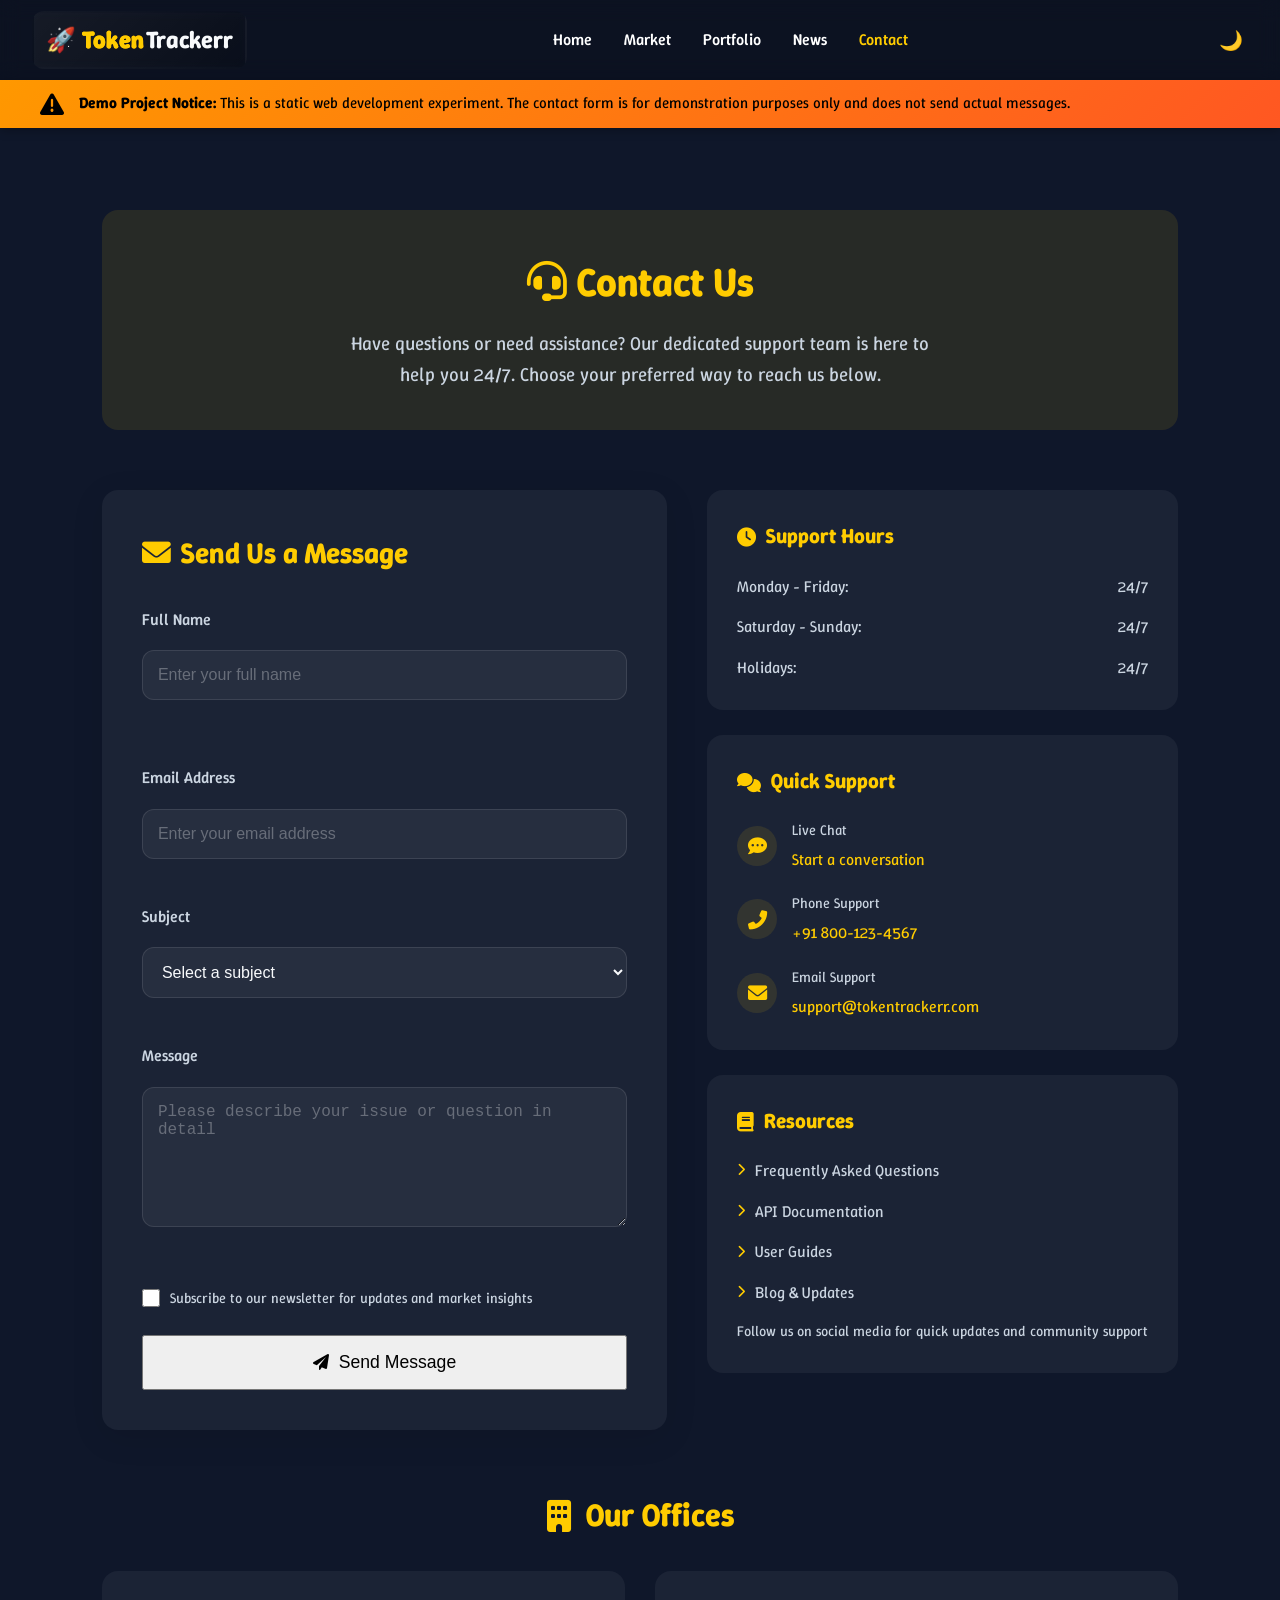
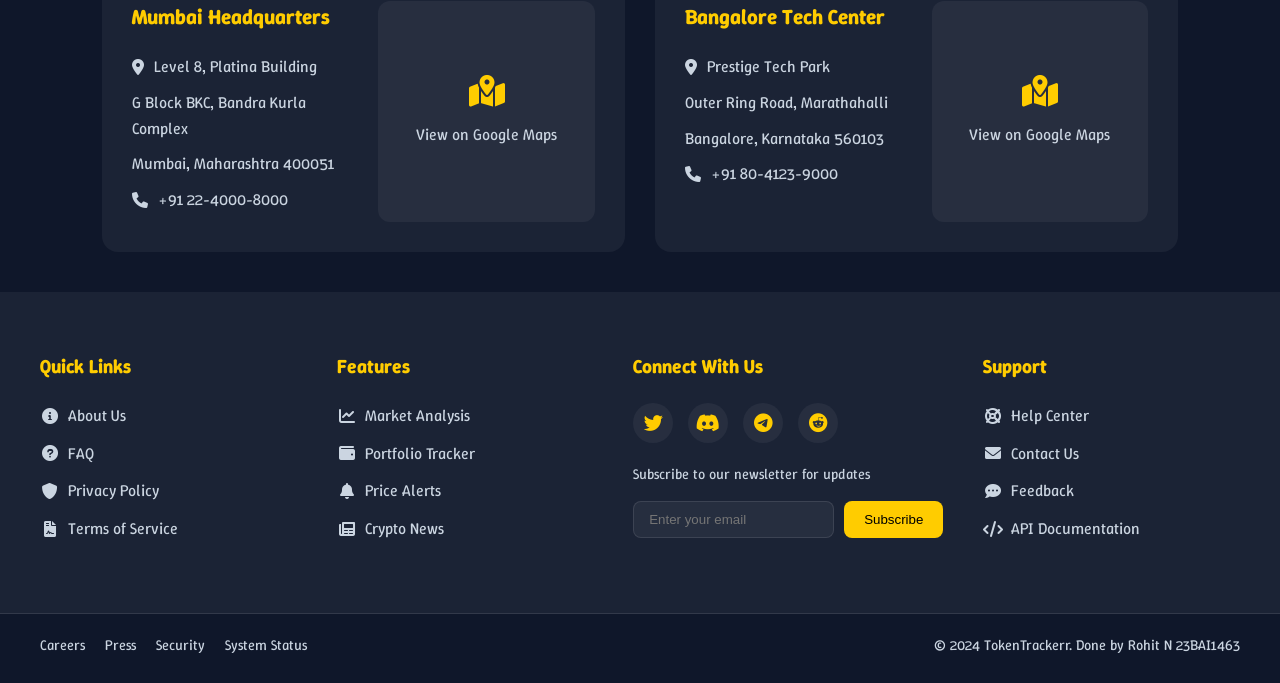
<file: contact.html>
<!DOCTYPE html>
<html lang="en">
<head>
    <meta charset="UTF-8">
    <meta name="viewport" content="width=device-width, initial-scale=1.0">
    <title>Contact Us - TokenTrackerr</title>
    <link rel="preconnect" href="https://fonts.googleapis.com">
    <link rel="preconnect" href="https://fonts.gstatic.com" crossorigin>
    <link href="https://fonts.googleapis.com/css2?family=Winky+Sans:ital,wght@0,300..900;1,300..900&display=swap" rel="stylesheet">
    <link rel="stylesheet" href="styles.css">
    <link rel="stylesheet" href="https://cdnjs.cloudflare.com/ajax/libs/font-awesome/6.0.0/css/all.min.css">
    <script defer src="contact.js"></script>
</head>
<body>
    <!-- Navbar -->
    <header class="navbar">
        <div class="logo"><span class="rocket-icon">🚀</span> <span class="token-text">Token</span><span class="tracker-text">Trackerr</span></div>
        <nav>
            <ul>
                <li><a href="index.html">Home</a></li>
                <li><a href="market.html">Market</a></li>
                <li><a href="portfolio.html">Portfolio</a></li>
                <li><a href="news.html">News</a></li>
                <li><a href="contact.html" class="active">Contact</a></li>
            </ul>
        </nav>
        <div class="user-controls">
            <button id="darkModeToggle">🌙</button>
        </div>
    </header>

    <!-- Disclaimer Banner -->
    <div class="disclaimer-banner">
        <div class="disclaimer-content">
            <i class="fas fa-exclamation-triangle"></i>
            <p><strong>Demo Project Notice:</strong> This is a static web development experiment. The contact form is for demonstration purposes only and does not send actual messages.</p>
        </div>
    </div>

    <main class="contact-container">
        <section class="contact-header">
            <h1><i class="fas fa-headset"></i> Contact Us</h1>
            <p>Have questions or need assistance? Our dedicated support team is here to help you 24/7. Choose your preferred way to reach us below.</p>
        </section>

        <div class="contact-grid">
            <div class="contact-form-container">
                <h2><i class="fas fa-envelope"></i> Send Us a Message</h2>
                <form class="contact-form" id="contactForm">
                    <div class="form-group">
                        <label for="name">Full Name</label>
                        <input type="text" id="name" name="name" placeholder="Enter your full name" required>
                    </div>
                    <div class="form-group">
                        <label for="email">Email Address</label>
                        <input type="email" id="email" name="email" placeholder="Enter your email address" required>
                    </div>
                    <div class="form-group">
                        <label for="subject">Subject</label>
                        <select id="subject" name="subject" required>
                            <option value="">Select a subject</option>
                            <option value="general">General Inquiry</option>
                            <option value="technical">Technical Support</option>
                            <option value="account">Account Issues</option>
                            <option value="billing">Billing Questions</option>
                            <option value="feature">Feature Request</option>
                            <option value="partnership">Partnership Opportunities</option>
                        </select>
                    </div>
                    <div class="form-group">
                        <label for="message">Message</label>
                        <textarea id="message" name="message" rows="6" placeholder="Please describe your issue or question in detail" required></textarea>
                    </div>
                    <div class="checkbox-container">
                        <input type="checkbox" id="newsletter" name="newsletter">
                        <label for="newsletter">Subscribe to our newsletter for updates and market insights</label>
                    </div>
                    <button type="submit" class="btn-primary">
                        <i class="fas fa-paper-plane"></i>
                        Send Message
                    </button>
                </form>
            </div>

            <div class="contact-info">
                <div class="info-card">
                    <h3><i class="fas fa-clock"></i> Support Hours</h3>
                    <div class="support-hours">
                        <div class="hours-row">
                            <span>Monday - Friday:</span>
                            <span>24/7</span>
                        </div>
                        <div class="hours-row">
                            <span>Saturday - Sunday:</span>
                            <span>24/7</span>
                        </div>
                        <div class="hours-row">
                            <span>Holidays:</span>
                            <span>24/7</span>
                        </div>
                    </div>
                </div>

                <div class="info-card">
                    <h3><i class="fas fa-comments"></i> Quick Support</h3>
                    <div class="support-channels">
                        <div class="channel">
                            <i class="fas fa-comment-dots"></i>
                            <div class="channel-details">
                                <span class="label">Live Chat</span>
                                <a href="#" onclick="openLiveChat()">Start a conversation</a>
                            </div>
                        </div>
                        <div class="channel">
                            <i class="fas fa-phone-alt"></i>
                            <div class="channel-details">
                                <span class="label">Phone Support</span>
                                <a href="tel:+91-800-123-4567">+91 800-123-4567</a>
                            </div>
                        </div>
                        <div class="channel">
                            <i class="fas fa-envelope"></i>
                            <div class="channel-details">
                                <span class="label">Email Support</span>
                                <a href="mailto:support@tokentrackerr.com">support@tokentrackerr.com</a>
                            </div>
                        </div>
                    </div>
                </div>

                <div class="info-card">
                    <h3><i class="fas fa-book"></i> Resources</h3>
                    <ul class="resource-links">
                        <li><a href="/faq"><i class="fas fa-chevron-right"></i> Frequently Asked Questions</a></li>
                        <li><a href="/docs"><i class="fas fa-chevron-right"></i> API Documentation</a></li>
                        <li><a href="/guides"><i class="fas fa-chevron-right"></i> User Guides</a></li>
                        <li><a href="/blog"><i class="fas fa-chevron-right"></i> Blog & Updates</a></li>
                    </ul>
                    <p class="social-text">Follow us on social media for quick updates and community support</p>
                </div>
            </div>
        </div>

        <section class="office-location">
            <h2><i class="fas fa-building"></i> Our Offices</h2>
            <div class="offices-grid">
                <div class="location-card">
                    <div class="location-info">
                        <h3>Mumbai Headquarters</h3>
                        <address>
                            <p><i class="fas fa-map-marker-alt"></i> Level 8, Platina Building</p>
                            <p>G Block BKC, Bandra Kurla Complex</p>
                            <p>Mumbai, Maharashtra 400051</p>
                            <p><i class="fas fa-phone"></i> +91 22-4000-8000</p>
                        </address>
                    </div>
                    <div class="map-placeholder">
                        <div class="mock-map" onclick="openGoogleMaps('Mumbai')">
                            <i class="fas fa-map-marked-alt"></i>
                            <span>View on Google Maps</span>
                        </div>
                    </div>
                </div>

                <div class="location-card">
                    <div class="location-info">
                        <h3>Bangalore Tech Center</h3>
                        <address>
                            <p><i class="fas fa-map-marker-alt"></i> Prestige Tech Park</p>
                            <p>Outer Ring Road, Marathahalli</p>
                            <p>Bangalore, Karnataka 560103</p>
                            <p><i class="fas fa-phone"></i> +91 80-4123-9000</p>
                        </address>
                    </div>
                    <div class="map-placeholder">
                        <div class="mock-map" onclick="openGoogleMaps('Bangalore')">
                            <i class="fas fa-map-marked-alt"></i>
                            <span>View on Google Maps</span>
                        </div>
                    </div>
                </div>
            </div>
        </section>
    </main>

    <!-- Footer -->
    <footer>
        <div class="footer-content">
            <div class="footer-section">
                <h3>Quick Links</h3>
                <ul>
                    <li><a href="about.html"><i class="fas fa-info-circle"></i> About Us</a></li>
                    <li><a href="faq.html"><i class="fas fa-question-circle"></i> FAQ</a></li>
                    <li><a href="privacy.html"><i class="fas fa-shield-alt"></i> Privacy Policy</a></li>
                    <li><a href="terms.html"><i class="fas fa-file-contract"></i> Terms of Service</a></li>
                </ul>
            </div>
            <div class="footer-section">
                <h3>Features</h3>
                <ul>
                    <li><a href="market.html"><i class="fas fa-chart-line"></i> Market Analysis</a></li>
                    <li><a href="portfolio.html"><i class="fas fa-wallet"></i> Portfolio Tracker</a></li>
                    <li><a href="alerts.html"><i class="fas fa-bell"></i> Price Alerts</a></li>
                    <li><a href="news.html"><i class="fas fa-newspaper"></i> Crypto News</a></li>
                </ul>
            </div>
            <div class="footer-section">
                <h3>Connect With Us</h3>
                <div class="social-links">
                    <a href="#" title="Twitter"><i class="fab fa-twitter"></i></a>
                    <a href="#" title="Discord"><i class="fab fa-discord"></i></a>
                    <a href="#" title="Telegram"><i class="fab fa-telegram"></i></a>
                    <a href="#" title="Reddit"><i class="fab fa-reddit"></i></a>
                </div>
                <div class="footer-newsletter">
                    <p>Subscribe to our newsletter for updates</p>
                    <form class="newsletter-form">
                        <input type="email" placeholder="Enter your email">
                        <button type="submit">Subscribe</button>
                    </form>
                </div>
            </div>
            <div class="footer-section">
                <h3>Support</h3>
                <ul>
                    <li><a href="help.html"><i class="fas fa-life-ring"></i> Help Center</a></li>
                    <li><a href="contact.html"><i class="fas fa-envelope"></i> Contact Us</a></li>
                    <li><a href="feedback.html"><i class="fas fa-comment-dots"></i> Feedback</a></li>
                    <li><a href="api.html"><i class="fas fa-code"></i> API Documentation</a></li>
                </ul>
            </div>
        </div>
        <div class="footer-bottom">
            <div class="footer-links">
                <a href="careers.html">Careers</a>
                <a href="press.html">Press</a>
                <a href="security.html">Security</a>
                <a href="status.html">System Status</a>
            </div>
            <p>© 2024 TokenTrackerr. Done by Rohit N 23BAI1463</p>
        </div>
    </footer>

    <script>
        function openLiveChat() {
            // Implement live chat functionality
            alert('Live chat feature coming soon!');
        }

        function openGoogleMaps(location) {
            const addresses = {
                'Mumbai': 'Platina+Building+G+Block+BKC+Bandra+Kurla+Complex+Mumbai',
                'Bangalore': 'Prestige+Tech+Park+Outer+Ring+Road+Marathahalli+Bangalore'
            };
            window.open(`https://www.google.com/maps/search/${addresses[location]}`, '_blank');
        }

        document.getElementById('contactForm').addEventListener('submit', function(e) {
            e.preventDefault();
            // Implement form submission logic
            alert('Thank you for your message. We will get back to you soon!');
            this.reset();
        });
    </script>
</body>
</html>
</file>
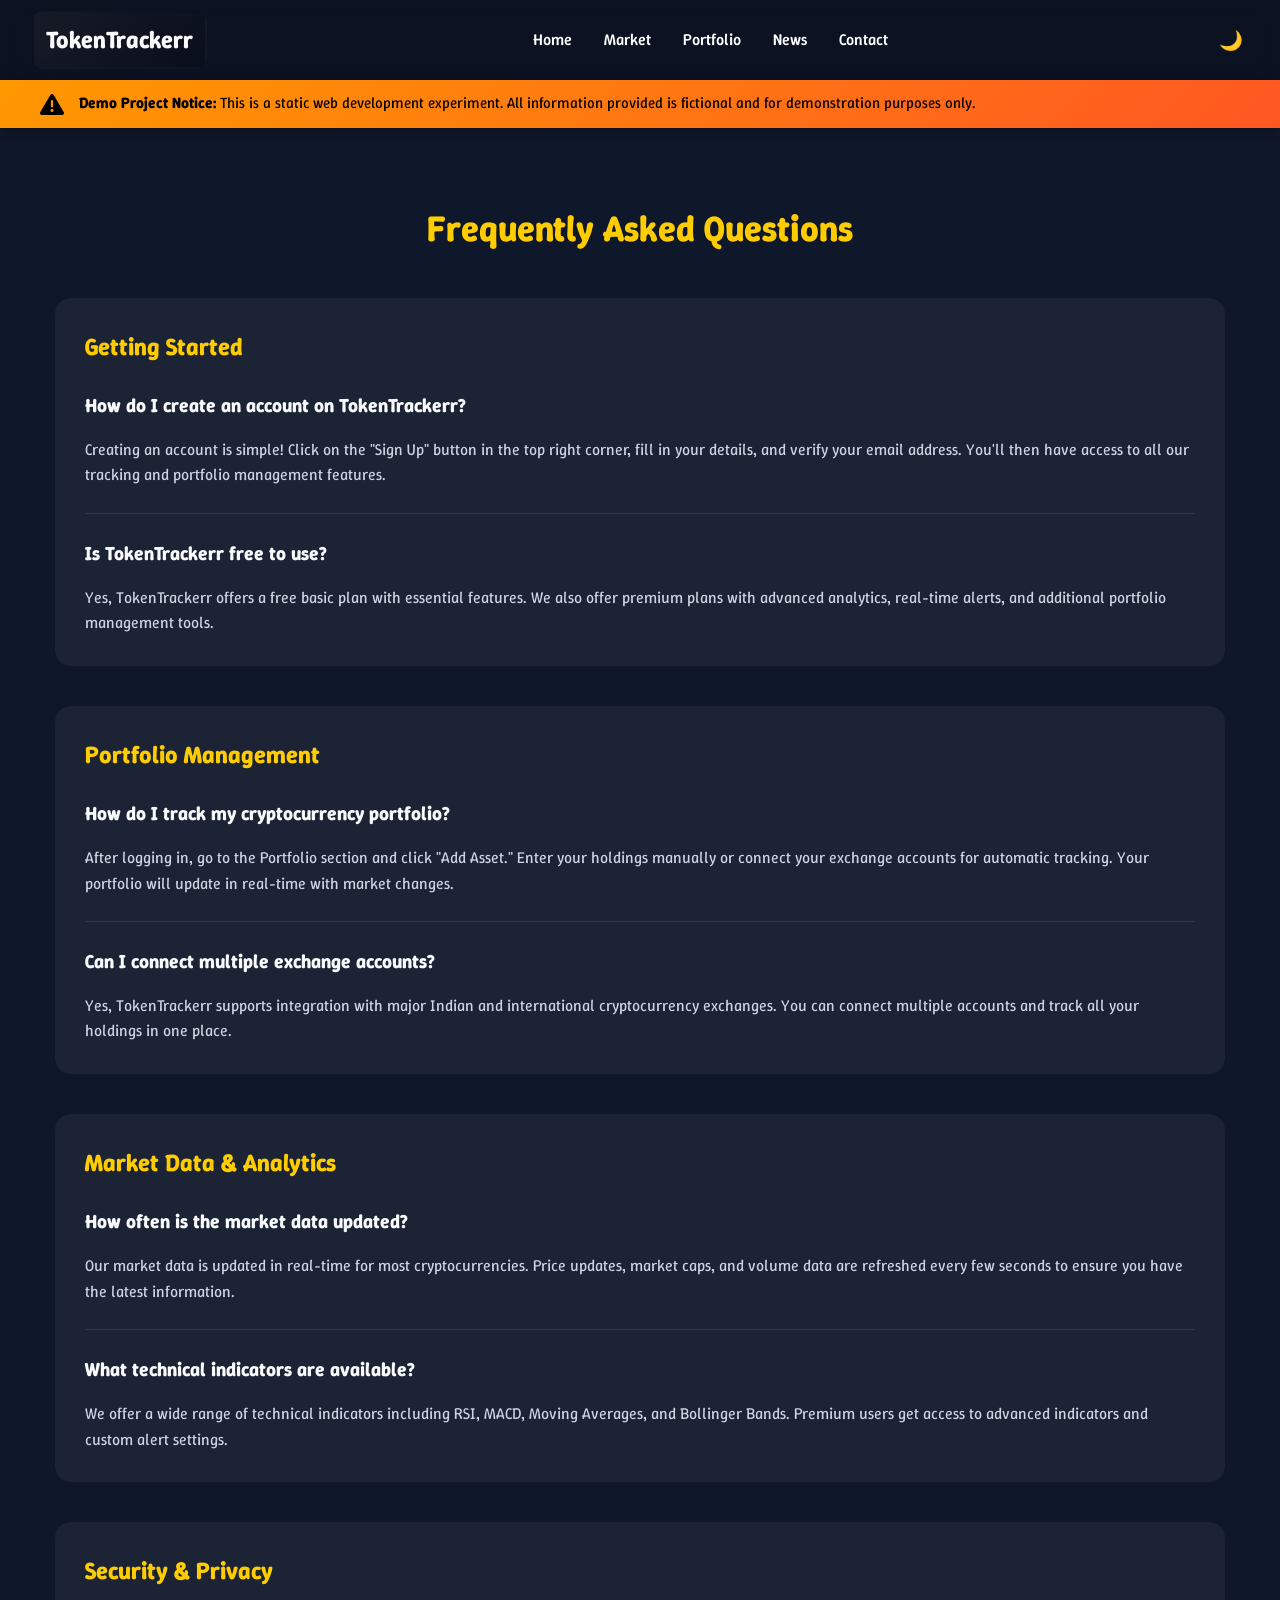
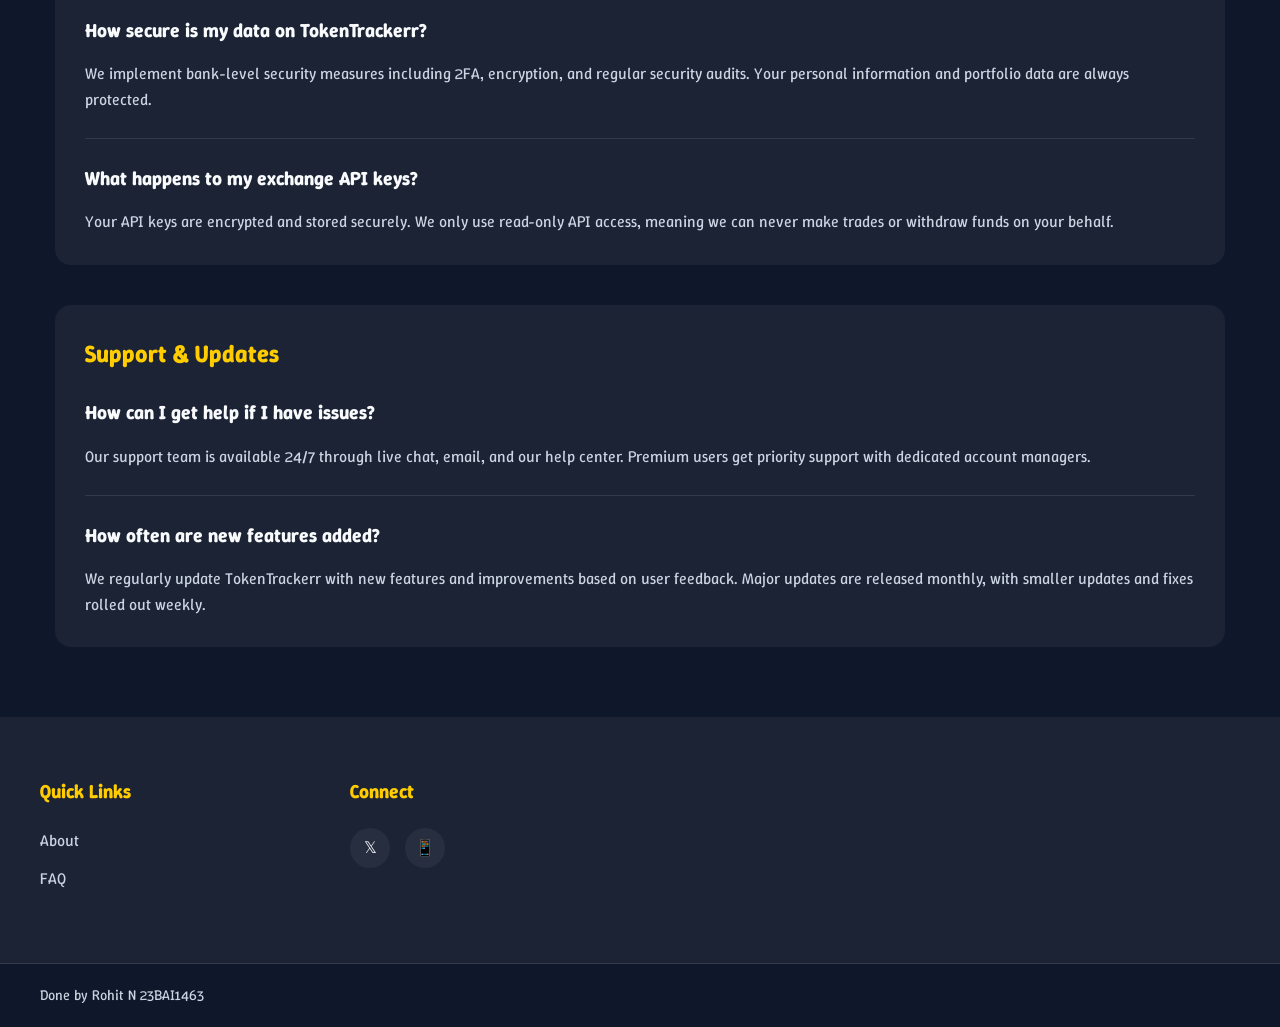
<file: faq.html>
<!DOCTYPE html>
<html lang="en">
<head>
    <meta charset="UTF-8">
    <meta name="viewport" content="width=device-width, initial-scale=1.0">
    <title>FAQ - TokenTrackerr</title>
    <link rel="preconnect" href="https://fonts.googleapis.com">
    <link rel="preconnect" href="https://fonts.gstatic.com" crossorigin>
    <link href="https://fonts.googleapis.com/css2?family=Winky+Sans:ital,wght@0,300..900;1,300..900&display=swap" rel="stylesheet">
    <link rel="stylesheet" href="styles.css">
    <link rel="stylesheet" href="https://cdnjs.cloudflare.com/ajax/libs/font-awesome/6.4.0/css/all.min.css">
</head>
<body>
    <!-- Navbar -->
    <header class="navbar">
        <div class="logo">TokenTrackerr</div>
        <nav>
            <ul>
                <li><a href="index.html">Home</a></li>
                <li><a href="market.html">Market</a></li>
                <li><a href="portfolio.html">Portfolio</a></li>
                <li><a href="news.html">News</a></li>
                <li><a href="contact.html">Contact</a></li>
            </ul>
        </nav>
        <div class="user-controls">
            <button id="darkModeToggle">🌙</button>
        </div>
    </header>

    <!-- Disclaimer Banner -->
    <div class="disclaimer-banner">
        <div class="disclaimer-content">
            <i class="fas fa-exclamation-triangle"></i>
            <p><strong>Demo Project Notice:</strong> This is a static web development experiment. All information provided is fictional and for demonstration purposes only.</p>
        </div>
    </div>

    <main class="main-content">
        <div class="container">
            <div class="faq-section">
                <h1>Frequently Asked Questions</h1>
                <div class="faq-categories">
                    <div class="faq-category">
                        <h2>Getting Started</h2>
                        <div class="faq-item">
                            <h3>How do I create an account on TokenTrackerr?</h3>
                            <p>Creating an account is simple! Click on the "Sign Up" button in the top right corner, fill in your details, and verify your email address. You'll then have access to all our tracking and portfolio management features.</p>
                        </div>
                        <div class="faq-item">
                            <h3>Is TokenTrackerr free to use?</h3>
                            <p>Yes, TokenTrackerr offers a free basic plan with essential features. We also offer premium plans with advanced analytics, real-time alerts, and additional portfolio management tools.</p>
                        </div>
                    </div>

                    <div class="faq-category">
                        <h2>Portfolio Management</h2>
                        <div class="faq-item">
                            <h3>How do I track my cryptocurrency portfolio?</h3>
                            <p>After logging in, go to the Portfolio section and click "Add Asset." Enter your holdings manually or connect your exchange accounts for automatic tracking. Your portfolio will update in real-time with market changes.</p>
                        </div>
                        <div class="faq-item">
                            <h3>Can I connect multiple exchange accounts?</h3>
                            <p>Yes, TokenTrackerr supports integration with major Indian and international cryptocurrency exchanges. You can connect multiple accounts and track all your holdings in one place.</p>
                        </div>
                    </div>

                    <div class="faq-category">
                        <h2>Market Data & Analytics</h2>
                        <div class="faq-item">
                            <h3>How often is the market data updated?</h3>
                            <p>Our market data is updated in real-time for most cryptocurrencies. Price updates, market caps, and volume data are refreshed every few seconds to ensure you have the latest information.</p>
                        </div>
                        <div class="faq-item">
                            <h3>What technical indicators are available?</h3>
                            <p>We offer a wide range of technical indicators including RSI, MACD, Moving Averages, and Bollinger Bands. Premium users get access to advanced indicators and custom alert settings.</p>
                        </div>
                    </div>

                    <div class="faq-category">
                        <h2>Security & Privacy</h2>
                        <div class="faq-item">
                            <h3>How secure is my data on TokenTrackerr?</h3>
                            <p>We implement bank-level security measures including 2FA, encryption, and regular security audits. Your personal information and portfolio data are always protected.</p>
                        </div>
                        <div class="faq-item">
                            <h3>What happens to my exchange API keys?</h3>
                            <p>Your API keys are encrypted and stored securely. We only use read-only API access, meaning we can never make trades or withdraw funds on your behalf.</p>
                        </div>
                    </div>

                    <div class="faq-category">
                        <h2>Support & Updates</h2>
                        <div class="faq-item">
                            <h3>How can I get help if I have issues?</h3>
                            <p>Our support team is available 24/7 through live chat, email, and our help center. Premium users get priority support with dedicated account managers.</p>
                        </div>
                        <div class="faq-item">
                            <h3>How often are new features added?</h3>
                            <p>We regularly update TokenTrackerr with new features and improvements based on user feedback. Major updates are released monthly, with smaller updates and fixes rolled out weekly.</p>
                        </div>
                    </div>
                </div>
            </div>
        </div>
    </main>

    <!-- Footer -->
    <footer>
        <div class="footer-content">
            <div class="footer-section">
                <h3>Quick Links</h3>
                <ul>
                    <li><a href="about.html">About</a></li>
                    <li><a href="faq.html">FAQ</a></li>
                </ul>
            </div>
            <div class="footer-section">
                <h3>Connect</h3>
                <div class="social-links">
                    <a href="#" title="Twitter">𝕏</a>
                    <a href="#" title="Discord">📱</a>
                </div>
            </div>
        </div>
        <div class="footer-bottom">
            <p>Done by Rohit N 23BAI1463</p>
        </div>
    </footer>
</body>
</html>
</file>
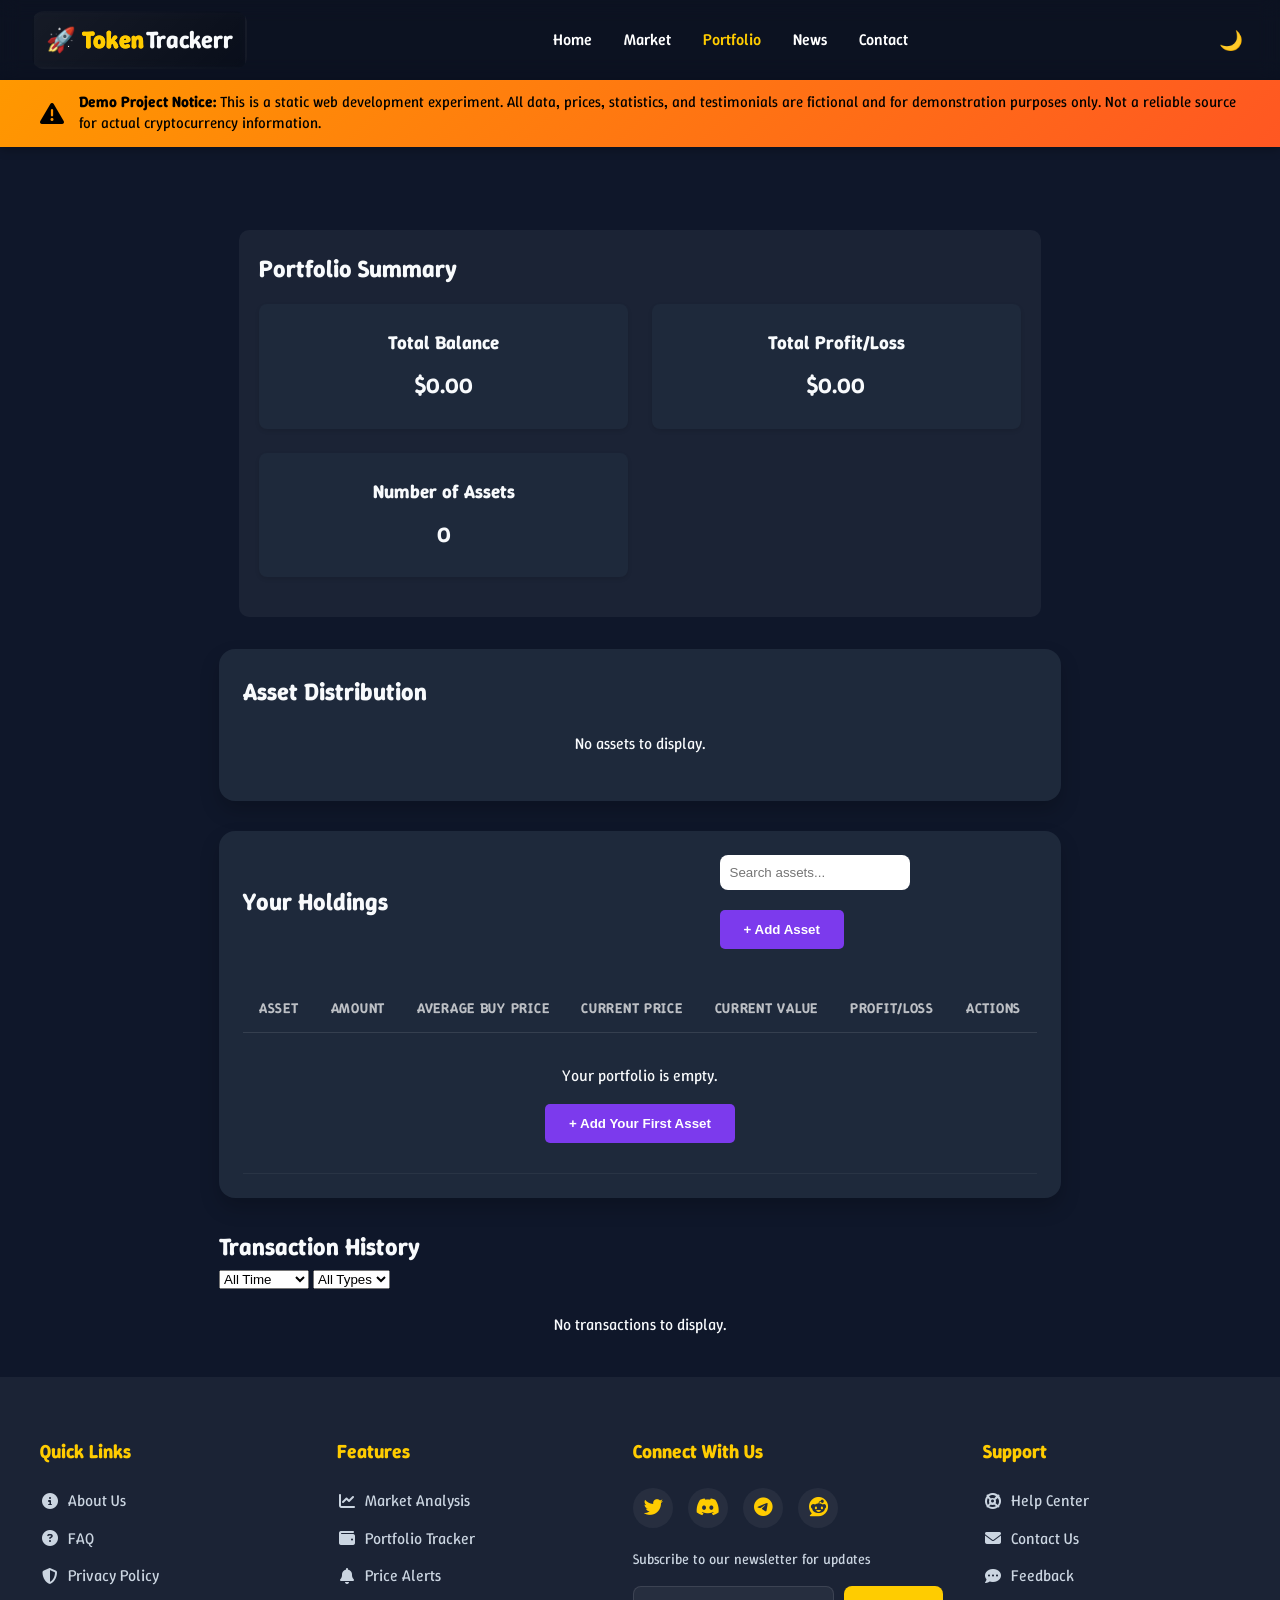
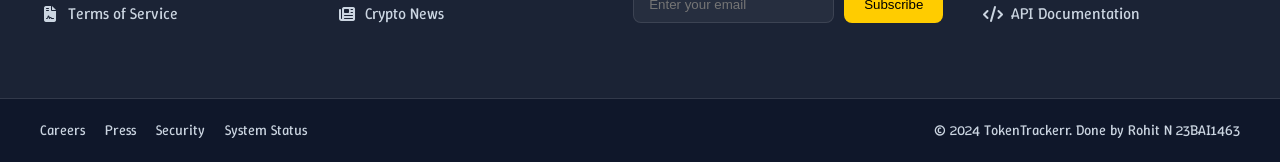
<file: portfolio.html>
<!DOCTYPE html>
<html lang="en">
<head>
    <meta charset="UTF-8">
    <meta name="viewport" content="width=device-width, initial-scale=1.0">
    <title>Portfolio - TokenTrackerr</title>
    <link rel="preconnect" href="https://fonts.googleapis.com">
    <link rel="preconnect" href="https://fonts.gstatic.com" crossorigin>
    <link href="https://fonts.googleapis.com/css2?family=Winky+Sans:ital,wght@0,300..900;1,300..900&display=swap" rel="stylesheet">
    <link rel="stylesheet" href="styles.css">
    <link rel="stylesheet" href="https://cdnjs.cloudflare.com/ajax/libs/font-awesome/6.4.0/css/all.min.css">
    <script defer src="shared.js"></script>
    <script defer src="portfolio.js"></script>
</head>
<body>
    <!-- Navbar -->
    <header class="navbar">
        <div class="logo"><span class="rocket-icon">🚀</span> <span class="token-text">Token</span><span class="tracker-text">Trackerr</span></div>
        <nav>
            <ul>
                <li><a href="index.html">Home</a></li>
                <li><a href="market.html">Market</a></li>
                <li><a href="portfolio.html" class="active">Portfolio</a></li>
                <li><a href="news.html">News</a></li>
                <li><a href="contact.html">Contact</a></li>
            </ul>
        </nav>
        <div class="user-controls">
            <button id="darkModeToggle">🌙</button>
        </div>
    </header>

    <!-- Disclaimer Banner -->
    <div class="disclaimer-banner">
        <div class="disclaimer-content">
            <i class="fas fa-exclamation-triangle"></i>
            <p><strong>Demo Project Notice:</strong> This is a static web development experiment. All data, prices, statistics, and testimonials are fictional and for demonstration purposes only. Not a reliable source for actual cryptocurrency information.</p>
        </div>
    </div>

    <!-- Portfolio Dashboard -->
    <div class="portfolio-dashboard">
        <!-- Portfolio Summary -->
        <div class="portfolio-summary">
            <h2>Portfolio Summary</h2>
            <div class="summary-cards">
                <div class="summary-card">
                    <h3>Total Balance</h3>
                    <p id="totalBalance">$0.00</p>
                </div>
                <div class="summary-card">
                    <h3>Total Profit/Loss</h3>
                    <p id="totalPnL">$0.00</p>
                </div>
                <div class="summary-card">
                    <h3>Number of Assets</h3>
                    <p id="assetCount">0</p>
                </div>
            </div>
        </div>

        <!-- Asset Distribution -->
        <div class="asset-distribution">
            <h2>Asset Distribution</h2>
            <div class="distribution-list" id="assetDistribution">
                <!-- Will be populated by JavaScript -->
            </div>
        </div>

        <!-- Holdings Table -->
        <div class="holdings-section">
            <div class="section-header">
                <h2>Your Holdings</h2>
                <div class="controls">
                    <input type="text" id="holdingsSearch" placeholder="Search assets...">
                    <button id="addHoldingBtn" class="primary-btn">+ Add Asset</button>
                </div>
            </div>
            <div class="table-container">
                <table class="holdings-table">
                    <thead>
                        <tr>
                            <th>Asset</th>
                            <th>Amount</th>
                            <th>Average Buy Price</th>
                            <th>Current Price</th>
                            <th>Current Value</th>
                            <th>Profit/Loss</th>
                            <th>Actions</th>
                        </tr>
                    </thead>
                    <tbody id="holdingsTableBody">
                        <!-- Will be populated by JavaScript -->
                    </tbody>
                </table>
            </div>
        </div>

        <!-- Transaction History -->
        <div class="transaction-history">
            <h2>Transaction History</h2>
            <div class="transaction-filters">
                <select id="timeFilter">
                    <option value="all">All Time</option>
                    <option value="week">Past Week</option>
                    <option value="month">Past Month</option>
                    <option value="year">Past Year</option>
                </select>
                <select id="typeFilter">
                    <option value="all">All Types</option>
                    <option value="buy">Buy</option>
                    <option value="sell">Sell</option>
                </select>
            </div>
            <div class="transaction-list" id="transactionList">
                <!-- Will be populated by JavaScript -->
            </div>
        </div>
    </div>

    <!-- Add Asset Modal -->
    <div id="addAssetModal" class="modal">
        <div class="modal-content">
            <div class="modal-header">
                <h2>Add New Asset</h2>
                <button class="close-modal">×</button>
            </div>
            <form id="addAssetForm">
                <div class="form-group">
                    <label for="assetSelect">Select Asset</label>
                    <select id="assetSelect" required>
                        <option value="">Choose an asset...</option>
                    </select>
                </div>
                <div class="form-group">
                    <label for="assetAmount">Amount</label>
                    <input type="number" id="assetAmount" step="any" min="0" required>
                </div>
                <div class="form-group">
                    <label for="purchasePrice">Purchase Price (USD)</label>
                    <input type="number" id="purchasePrice" step="any" min="0" required>
                </div>
                <div class="form-group">
                    <label for="purchaseDate">Purchase Date</label>
                    <input type="datetime-local" id="purchaseDate" required>
                </div>
                <div class="form-actions">
                    <button type="submit" class="primary-btn">Add Asset</button>
                    <button type="button" class="secondary-btn" onclick="closeModal()">Cancel</button>
                </div>
            </form>
        </div>
    </div>

    <!-- Footer -->
    <footer>
        <div class="footer-content">
            <div class="footer-section">
                <h3>Quick Links</h3>
                <ul>
                    <li><a href="about.html"><i class="fas fa-info-circle"></i> About Us</a></li>
                    <li><a href="faq.html"><i class="fas fa-question-circle"></i> FAQ</a></li>
                    <li><a href="privacy.html"><i class="fas fa-shield-alt"></i> Privacy Policy</a></li>
                    <li><a href="terms.html"><i class="fas fa-file-contract"></i> Terms of Service</a></li>
                </ul>
            </div>
            <div class="footer-section">
                <h3>Features</h3>
                <ul>
                    <li><a href="market.html"><i class="fas fa-chart-line"></i> Market Analysis</a></li>
                    <li><a href="portfolio.html"><i class="fas fa-wallet"></i> Portfolio Tracker</a></li>
                    <li><a href="alerts.html"><i class="fas fa-bell"></i> Price Alerts</a></li>
                    <li><a href="news.html"><i class="fas fa-newspaper"></i> Crypto News</a></li>
                </ul>
            </div>
            <div class="footer-section">
                <h3>Connect With Us</h3>
                <div class="social-links">
                    <a href="#" title="Twitter"><i class="fab fa-twitter"></i></a>
                    <a href="#" title="Discord"><i class="fab fa-discord"></i></a>
                    <a href="#" title="Telegram"><i class="fab fa-telegram"></i></a>
                    <a href="#" title="Reddit"><i class="fab fa-reddit"></i></a>
                </div>
                <div class="footer-newsletter">
                    <p>Subscribe to our newsletter for updates</p>
                    <form class="newsletter-form">
                        <input type="email" placeholder="Enter your email">
                        <button type="submit">Subscribe</button>
                    </form>
                </div>
            </div>
            <div class="footer-section">
                <h3>Support</h3>
                <ul>
                    <li><a href="help.html"><i class="fas fa-life-ring"></i> Help Center</a></li>
                    <li><a href="contact.html"><i class="fas fa-envelope"></i> Contact Us</a></li>
                    <li><a href="feedback.html"><i class="fas fa-comment-dots"></i> Feedback</a></li>
                    <li><a href="api.html"><i class="fas fa-code"></i> API Documentation</a></li>
                </ul>
            </div>
        </div>
        <div class="footer-bottom">
            <div class="footer-links">
                <a href="careers.html">Careers</a>
                <a href="press.html">Press</a>
                <a href="security.html">Security</a>
                <a href="status.html">System Status</a>
            </div>
            <p>© 2024 TokenTrackerr. Done by Rohit N 23BAI1463</p>
        </div>
    </footer>
</body>
</html>
</file>
<file: styles.css>
:root {
    --bg-color: #0f172a;
    --card-bg: #1e293b;
    --text-color: #f8fafc;
    --text-secondary: #cbd5e1;
    --accent-color: #7c3aed;
    --accent-hover: #6d28d9;
    --up-color: #4afa9a;
    --down-color: #fa4a4a;
    --border-color: rgba(255, 255, 255, 0.1);
    --font-primary: 'Winky Sans', sans-serif;
}

body {
    font-family: var(--font-primary);
    margin: 0;
    padding: 0;
    background-color: var(--bg-color);
    color: var(--text-color);
    line-height: 1.6;
    min-height: 100vh;
    display: flex;
    flex-direction: column;
    padding-top: 130px; /* Updated to account for navbar + disclaimer */
}

/* Reset and Base */
* {
    margin: 0;
    padding: 0;
    box-sizing: border-box;
}

/* Navbar */
.navbar {
    background: rgba(0, 0, 0, 0.2);
    padding: 1rem 2rem;
    display: flex;
    justify-content: space-between;
    align-items: center;
    position: fixed;
    width: 100%;
    top: 0;
    z-index: 1000;
    backdrop-filter: blur(10px);
    height: 80px; /* Fixed height for consistency */
}

/* Disclaimer Banner */
.disclaimer-banner {
    background: linear-gradient(135deg, #ff9800 0%, #ff5722 100%);
    padding: 12px 20px;
    position: fixed;
    width: 100%;
    top: 80px;
    z-index: 999;
    box-shadow: 0 2px 10px rgba(0, 0, 0, 0.3);
    animation: slideDown 0.5s ease-out;
}

@keyframes slideDown {
    from {
        transform: translateY(-100%);
        opacity: 0;
    }
    to {
        transform: translateY(0);
        opacity: 1;
    }
}

.disclaimer-content {
    max-width: 1200px;
    margin: 0 auto;
    display: flex;
    align-items: center;
    gap: 15px;
    color: #000;
}

.disclaimer-content i {
    font-size: 1.5rem;
    color: #000;
    flex-shrink: 0;
}

.disclaimer-content p {
    margin: 0;
    font-size: 0.95rem;
    line-height: 1.4;
}

.disclaimer-content strong {
    font-weight: 700;
}

/* Testimonials disclaimer styling */
.section-disclaimer {
    text-align: center;
    color: var(--down-color);
    font-size: 0.95rem;
    margin-bottom: 2rem;
    padding: 1rem;
    background: rgba(250, 74, 74, 0.1);
    border-radius: 8px;
    border: 1px solid var(--down-color);
}

@media (max-width: 768px) {
    .disclaimer-banner {
        padding: 10px 15px;
    }
    
    .disclaimer-content {
        flex-direction: row;
        text-align: left;
        gap: 10px;
    }
    
    .disclaimer-content p {
        font-size: 0.85rem;
    }
    
    .disclaimer-content i {
        font-size: 1.2rem;
    }
    
    body {
        padding-top: 145px; /* Adjusted for mobile */
    }
}


/* Logo Animation */
@keyframes logoGlow {
  0% { box-shadow: 0 0 0 rgba(255, 215, 0, 0); text-shadow: 0 0 0 rgba(255, 215, 0, 0); }
  50% { box-shadow: 0 0 20px rgba(255, 215, 0, 0.3); text-shadow: 0 0 10px rgba(255, 215, 0, 0.5); }
  100% { box-shadow: 0 0 0 rgba(255, 215, 0, 0); text-shadow: 0 0 0 rgba(255, 215, 0, 0); }
}

@keyframes rocketLaunch {
  0% { transform: translateY(0); }
  10% { transform: translateY(0); }
  20% { transform: translateY(-2px) rotate(-5deg); }
  30% { transform: translateY(-4px) rotate(5deg); }
  40% { transform: translateY(-5px) rotate(-3deg); }
  50% { transform: translateY(-6px) rotate(3deg); }
  100% { transform: translateY(-6px); }
}

@keyframes borderLight {
  0% { border-width: 2px; border-color: rgba(255, 215, 0, 0.1); }
  50% { border-width: 2px; border-color: rgba(255, 215, 0, 0.8); }
  100% { border-width: 2px; border-color: rgba(255, 215, 0, 0.1); }
}

.logo {
  display: flex;
  align-items: center;
  font-weight: 700;
    font-size: 1.5rem;
  transition: all 0.3s ease;
  cursor: pointer;
  position: relative;
  padding: 8px 12px;
  border-radius: 12px;
  color: var(--text-color);
  background: linear-gradient(135deg, rgba(255, 255, 255, 0.05), rgba(255, 255, 255, 0));
  border: 2px solid transparent;
  backdrop-filter: blur(5px);
  -webkit-backdrop-filter: blur(5px);
}

.logo:hover {
  animation: logoGlow 2s infinite ease-in-out;
  border: 2px solid rgba(255, 215, 0, 0.3);
  background: linear-gradient(135deg, rgba(255, 255, 255, 0.1), rgba(255, 255, 255, 0.05));
  transform: translateY(-2px);
}

.logo:hover .tracker-text::after {
  width: 100%;
}

.logo .rocket-icon {
  display: inline-block;
  margin-right: 6px;
  transition: all 0.3s ease;
}

.logo:hover .rocket-icon {
  animation: rocketLaunch 1.5s forwards;
}

.logo .token-text {
  font-weight: 800;
  background: linear-gradient(90deg, #ffcc00, #ff9d00);
  -webkit-background-clip: text;
  background-clip: text;
  color: #ffcc00; /* Fallback color */
  margin-right: 2px;
}

.logo .tracker-text {
  position: relative;
  color: var(--text-color);
  font-weight: 700;
}

.logo .tracker-text::after {
  content: '';
  position: absolute;
  left: 0;
  bottom: -2px;
  width: 0;
  height: 2px;
  background: linear-gradient(90deg, #ffcc00, transparent);
  transition: width 0.4s ease;
}

/* Dark mode adjustments */
.dark-mode .logo {
  background: linear-gradient(135deg, rgba(30, 30, 30, 0.5), rgba(20, 20, 20, 0.3));
}

.dark-mode .logo:hover {
  background: linear-gradient(135deg, rgba(40, 40, 40, 0.7), rgba(30, 30, 30, 0.5));
}

.dark-mode .logo .token-text {
  background: linear-gradient(90deg, #ffdf00, #ffa700);
  -webkit-background-clip: text;
  background-clip: text;
  color: #ffdf00; /* Fallback color */
}

.dark-mode .logo .tracker-text::after {
  background: linear-gradient(90deg, #ffdf00, transparent);
}

nav ul {
    display: flex;
    gap: 2rem;
    list-style: none;
}

nav a {
    color: #fff;
    text-decoration: none;
    font-weight: 500;
    transition: color 0.3s;
}

nav a:hover,
nav a.active {
    color: #ffcc00;
}

.user-controls button {
    background: none;
    border: none;
    font-size: 1.2rem;
    cursor: pointer;
    padding: 0.5rem;
    transition: transform 0.3s;
}

.user-controls button:hover {
    transform: scale(1.1);
}

/* Hero Section */
.hero-section {
    min-height: 100vh;
    display: flex;
    align-items: center;
    justify-content: center;
    padding: 2rem;
    text-align: center;
    background: radial-gradient(circle at center, rgba(100, 65, 165, 0.3), transparent);
}

.hero-content {
    max-width: 1200px;
    margin: 0 auto;
}

.hero-content h1 {
    font-size: 3.5rem;
    margin-bottom: 1rem;
    color: #ffcc00;
    text-shadow: 0 2px 4px rgba(0, 0, 0, 0.3);
}

.hero-subtitle {
    font-size: 1.5rem;
    margin-bottom: 3rem;
    color: rgba(255, 255, 255, 0.9);
}

.hero-features {
    display: grid;
    grid-template-columns: repeat(auto-fit, minmax(250px, 1fr));
    gap: 2rem;
    margin: 3rem 0;
}

.feature {
    padding: 2rem;
    background: rgba(255, 255, 255, 0.1);
    border-radius: 1rem;
    backdrop-filter: blur(5px);
    transition: transform 0.3s;
}

.feature:hover {
    transform: translateY(-5px);
}

.feature-icon {
    font-size: 2.5rem;
    margin-bottom: 1rem;
}

.feature h3 {
    margin-bottom: 0.5rem;
    color: #ffcc00;
}

/* How It Works Section */
.how-it-works {
    padding: 60px 0;
    background: rgba(0, 0, 0, 0.2);
    border-radius: 16px;
    margin: 60px 0;
}

.how-it-works h2 {
    text-align: center;
    font-size: 2rem;
    margin-bottom: 40px;
    color: #ffcc00;
}

.steps {
    display: grid;
    grid-template-columns: repeat(auto-fit, minmax(300px, 1fr));
    gap: 30px;
    padding: 0 20px;
}

.step {
    background: rgba(255, 255, 255, 0.05);
    border-radius: 16px;
    padding: 30px;
    text-align: center;
    position: relative;
    transition: transform 0.3s ease;
    border: 1px solid rgba(255, 255, 255, 0.1);
}

.step:hover {
    transform: translateY(-5px);
    border-color: rgba(255, 204, 0, 0.3);
}

.step-icon {
    width: 80px;
    height: 80px;
    background: rgba(255, 204, 0, 0.1);
    border-radius: 50%;
    display: flex;
    align-items: center;
    justify-content: center;
    margin: 0 auto 20px;
}

.step-icon i {
    font-size: 2rem;
    color: #ffcc00;
}

.step-number {
    position: absolute;
    top: -15px;
    left: 50%;
    transform: translateX(-50%);
    width: 30px;
    height: 30px;
    background: #ffcc00;
    color: #000;
    border-radius: 50%;
    display: flex;
    align-items: center;
    justify-content: center;
    font-weight: bold;
}

.step h3 {
    color: #ffcc00;
    margin: 20px 0 15px;
    font-size: 1.4rem;
}

.step p {
    color: var(--text-secondary);
    margin-bottom: 20px;
    line-height: 1.6;
}

.step-features {
    list-style: none;
    padding: 0;
    margin: 0;
    text-align: left;
}

.step-features li {
    display: flex;
    align-items: center;
    gap: 10px;
    margin-bottom: 10px;
    color: var(--text-secondary);
}

.step-features li i {
    color: #ffcc00;
    font-size: 0.9rem;
}

/* CTA Buttons */
.cta-buttons {
    display: flex;
    gap: 1rem;
    justify-content: center;
    margin-top: 2rem;
}

.primary-btn,
.secondary-btn {
    padding: 1rem 2rem;
    border-radius: 2rem;
    font-weight: bold;
    text-decoration: none;
    transition: transform 0.3s, box-shadow 0.3s;
}

.primary-btn {
    background: #ffcc00;
    color: #2a0845;
    border: none;
}

.secondary-btn {
    background: transparent;
    border: 2px solid #ffcc00;
    color: #ffcc00;
}

.primary-btn:hover,
.secondary-btn:hover {
    transform: translateY(-2px);
    box-shadow: 0 4px 12px rgba(0, 0, 0, 0.2);
}

/* Footer Styles */
.footer-content {
    display: grid;
    grid-template-columns: repeat(4, 1fr);
    gap: 40px;
    padding: 60px 40px;
    background: rgba(255, 255, 255, 0.05);
    border-bottom: 1px solid rgba(255, 255, 255, 0.1);
}

.footer-section h3 {
    color: #ffcc00;
    font-size: 1.2rem;
    margin-bottom: 20px;
}

.footer-section ul {
    list-style: none;
    padding: 0;
    margin: 0;
}

.footer-section ul li {
    margin-bottom: 12px;
}

.footer-section ul li a {
    color: var(--text-secondary);
    text-decoration: none;
    display: flex;
    align-items: center;
    gap: 8px;
    transition: color 0.3s ease;
}

.footer-section ul li a:hover {
    color: #ffcc00;
}

.footer-section ul li a i {
    font-size: 1rem;
    width: 20px;
    text-align: center;
}

.social-links {
    display: flex;
    gap: 15px;
    margin-bottom: 20px;
}

.social-links a {
    width: 40px;
    height: 40px;
    background: rgba(255, 255, 255, 0.05);
    border-radius: 50%;
    display: flex;
    align-items: center;
    justify-content: center;
    color: var(--text-color);
    text-decoration: none;
    transition: all 0.3s ease;
}

.social-links a i {
    font-size: 1.2rem;
    color: #ffcc00;
}

.social-links a:hover {
    background: rgba(255, 204, 0, 0.1);
    transform: translateY(-2px);
}

.footer-newsletter {
    margin-top: 20px;
}

.footer-newsletter p {
    color: var(--text-secondary);
    margin-bottom: 15px;
    font-size: 0.9rem;
}

.newsletter-form {
    display: flex;
    gap: 10px;
}

.newsletter-form input {
    flex: 1;
    padding: 10px 15px;
    border-radius: 8px;
    background: rgba(255, 255, 255, 0.05);
    border: 1px solid rgba(255, 255, 255, 0.1);
    color: var(--text-color);
}

.newsletter-form button {
    padding: 10px 20px;
    background: #ffcc00;
    color: #000;
    border: none;
    border-radius: 8px;
    cursor: pointer;
    transition: background-color 0.3s ease;
}

.newsletter-form button:hover {
    background: #ffd700;
}

.footer-bottom {
    padding: 20px 40px;
    display: flex;
    justify-content: space-between;
    align-items: center;
    color: var(--text-secondary);
}

.footer-links {
    display: flex;
    gap: 20px;
}

.footer-links a {
    color: var(--text-secondary);
    text-decoration: none;
    font-size: 0.9rem;
    transition: color 0.3s ease;
}

.footer-links a:hover {
    color: #ffcc00;
}

.footer-bottom p {
    font-size: 0.9rem;
}

/* Responsive Footer */
@media (max-width: 1024px) {
    .footer-content {
        grid-template-columns: repeat(2, 1fr);
        gap: 30px;
    }
}

@media (max-width: 768px) {
    .footer-content {
        grid-template-columns: 1fr;
        padding: 40px 20px;
    }

    .footer-bottom {
        flex-direction: column;
        gap: 15px;
    text-align: center;
    }

    .footer-links {
        justify-content: center;
        flex-wrap: wrap;
    }

    .newsletter-form {
        flex-direction: column;
    }

    .newsletter-form button {
        width: 100%;
    }
}

/* FAQ Page Styles */
.faq-section {
    padding: 40px 0;
}

.faq-section h1 {
    text-align: center;
    color: #ffcc00;
    margin-bottom: 40px;
}

.faq-categories {
    display: grid;
    gap: 40px;
}

.faq-category {
    background: rgba(255, 255, 255, 0.05);
    border-radius: 16px;
    padding: 30px;
}

.faq-category h2 {
    color: #ffcc00;
    margin-bottom: 25px;
    font-size: 1.5rem;
}

.faq-item {
    margin-bottom: 25px;
    padding-bottom: 25px;
    border-bottom: 1px solid rgba(255, 255, 255, 0.1);
}

.faq-item:last-child {
    margin-bottom: 0;
    padding-bottom: 0;
    border-bottom: none;
}

.faq-item h3 {
    color: var(--text-color);
    margin-bottom: 15px;
    font-size: 1.2rem;
}

.faq-item p {
    color: var(--text-secondary);
    line-height: 1.6;
}

/* Dark Mode */
.dark-mode {
    background: linear-gradient(135deg, #1a1a1a, #2d1b4d);
}

/* Responsive Design */
@media (max-width: 768px) {
    .navbar {
        padding: 1rem;
    }

    nav ul {
        gap: 1rem;
    }

    .hero-content h1 {
        font-size: 2.5rem;
    }

    .hero-subtitle {
        font-size: 1.2rem;
    }

    .feature {
        padding: 1.5rem;
    }

    .highlights-grid,
    .steps {
        grid-template-columns: 1fr;
    }

    .highlight-card,
    .step {
        margin: 0 10px;
    }

    .price-info .price {
        font-size: 1.5rem;
    }

    .market-stats {
        grid-template-columns: 1fr;
    }
}

@media (max-width: 480px) {
    nav ul {
        display: none;
    }

    .hero-content h1 {
        font-size: 2rem;
    }

    .cta-buttons {
        flex-direction: column;
    }
}

.welcome-section {
    position: relative;
    text-align: center;
    padding: 60px 20px;
    max-width: 80%;
    margin: 40px auto;
    border-radius: 12px;
    color: #fff;
    overflow: hidden;
}

/* Background Image Styling */
.welcome-section::before {
    content: "";
    position: absolute;
    top: 0;
    left: 0;
    width: 100%;
    height: 100%;
    background: url('https://wallpapercave.com/wp/fOW59QS.jpg') no-repeat center center/cover;
    opacity: 0.3; /* Makes it translucent */
    filter: blur(8px); /* Slight blur to blend with background */
    z-index: -1; /* Pushes it behind the text */
}

/* Text Styling */
.welcome-text {
    position: relative;
    z-index: 2; /* Ensures text is above the background */
    padding: 20px;
}

.welcome-text h1 {
    font-size: 42px;
    font-weight: bold;
    color: #ffcc00;
    text-shadow: 2px 2px 10px rgba(0, 0, 0, 0.8);
}

.welcome-text p {
    font-size: 20px;
    color: #ffffff;
    max-width: 800px;
    margin: 0 auto;
    text-shadow: 1px 1px 8px rgba(0, 0, 0, 0.7);
}

.dark-mode {
    background: #121212;
    color: #e0e0e0;
}

/* Main Content */
.main {
    margin: 40px auto;
    width: 80%;
}
.tab-section {
    display: none;
}
.tab-section.active {
    display: block;
}
h1 {
    font-size: 36px;
    margin-bottom: 20px;
}
input[type="text"] {
    padding: 10px;
    width: 60%;
    margin-bottom: 20px;
    border-radius: 8px;
    border: none;
    outline: none;
}

/* Tables */
.crypto-table, .portfolio-table {
    width: 100%;
    margin: 20px auto;
    border-collapse: collapse;
    background: rgba(255, 255, 255, 0.1);
    border-radius: 12px;
    overflow: hidden;
    z-index: 1000;
}
.crypto-table th, .crypto-table td,
.portfolio-table th, .portfolio-table td {
    padding: 15px;
    text-align: left;
    z-index: 1000;
}
.crypto-table th, .portfolio-table th {
    background-color: #3a0ca3;
}
.crypto-table tr:nth-child(even),
.portfolio-table tr:nth-child(even) {
    background-color: #240046;
}
.crypto-table tr:hover,
.portfolio-table tr:hover {
    transform: perspective(1000px) translateZ(10px) scale(1.03);
    transition: transform 0.3s;
    box-shadow: 0 4px 8px rgba(0, 0, 0, 0.5);
}
.crypto-logo {
    width: 25px;
    height: 25px;
    vertical-align: middle;
    margin-right: 10px;
}

/* Portfolio Section Controls */
.portfolio-controls {
    margin-bottom: 20px;
}

/* Buttons */
button.buy-btn,
button.sell-btn {
    padding: 5px 10px;
    margin-right: 5px;
    border: none;
    border-radius: 4px;
    cursor: pointer;
    transition: background 0.3s, transform 0.3s;
}
button.buy-btn {
    background-color: #28a745;
    color: #fff;
}
button.buy-btn:hover {
    background-color: #218838;
    transform: scale(1.1);
}
button.sell-btn {
    background-color: #dc3545;
    color: #fff;
}
button.sell-btn:hover {
    background-color: #c82333;
    transform: scale(1.1);
}

/* Price Ticker */
.price-ticker {
    background: rgba(255, 255, 255, 0.05);
    padding: 15px;
    border-radius: 10px;
    margin-bottom: 20px;
    overflow: hidden;
}

.ticker-wrap {
    display: flex;
    overflow: hidden;
}

.ticker-move {
    display: flex;
    gap: 30px;
    animation: ticker 30s linear infinite;
    white-space: nowrap;
}

.ticker-item {
    display: flex;
    align-items: center;
    gap: 8px;
}

.ticker-item img {
    width: 20px;
    height: 20px;
}

/* Market Overview Cards */
.market-overview {
    display: grid;
    grid-template-columns: repeat(auto-fit, minmax(250px, 1fr));
    gap: 20px;
    margin-bottom: 30px;
}

.overview-card {
    background: rgba(255, 255, 255, 0.05);
    padding: 20px;
    border-radius: 10px;
    text-align: center;
    transition: transform 0.3s;
}

.overview-card:hover {
    transform: translateY(-5px);
}

.overview-card h3 {
    color: #888;
    margin-bottom: 10px;
}

.overview-card p {
    font-size: 1.5em;
    margin: 10px 0;
}

/* Sentiment Meter */
.sentiment-meter {
    width: 100%;
    height: 10px;
    background: rgba(255, 255, 255, 0.1);
    border-radius: 5px;
    overflow: hidden;
    margin: 10px 0;
}

.meter-fill {
    height: 100%;
    background: linear-gradient(90deg, #ff4d4d 0%, #ffff4d 50%, #4dff4d 100%);
    transition: width 0.3s ease;
}

/* Portfolio Summary */
.portfolio-summary {
    background: rgba(255, 255, 255, 0.05);
    border-radius: 10px;
    padding: 20px;
    margin: 20px;
}

.portfolio-stats {
    display: grid;
    grid-template-columns: repeat(auto-fit, minmax(200px, 1fr));
    gap: 20px;
    margin: 20px 0;
}

.stat-card {
    background: rgba(255, 255, 255, 0.03);
    padding: 15px;
    border-radius: 8px;
    text-align: center;
}

/* Market Controls */
.market-controls {
    display: flex;
    gap: 10px;
    margin-bottom: 20px;
}

.market-controls select,
.market-controls input {
    padding: 8px 12px;
    border: 1px solid rgba(255, 255, 255, 0.1);
    border-radius: 5px;
    background: rgba(255, 255, 255, 0.05);
    color: inherit;
}

/* Modal */
.modal {
    display: none;
    position: fixed;
    top: 0;
    left: 0;
    width: 100%;
    height: 100%;
    background: rgba(0, 0, 0, 0.8);
    z-index: 1000;
}

.modal-content {
    position: absolute;
    top: 50%;
    left: 50%;
    transform: translate(-50%, -50%);
    background: #1a1a1a;
    padding: 20px;
    border-radius: 10px;
    min-width: 300px;
}

/* Utility Classes */
.up { color: #4dff4d; }
.down { color: #ff4d4d; }

/* CTA Buttons */
.cta-buttons {
    display: flex;
    gap: 15px;
    margin-top: 20px;
}

.primary-btn,
.secondary-btn {
    padding: 12px 24px;
    border-radius: 5px;
    font-weight: bold;
    cursor: pointer;
    transition: transform 0.2s ease;
}

.primary-btn {
    background: #4CAF50;
    color: white;
    border: none;
}

.secondary-btn {
    background: transparent;
    border: 2px solid #4CAF50;
    color: #4CAF50;
}

.primary-btn:hover,
.secondary-btn:hover {
    transform: translateY(-2px);
}

/* User Controls */
.user-controls {
    display: flex;
    gap: 10px;
}

.user-controls button {
    background: none;
    border: none;
    font-size: 1.2em;
    cursor: pointer;
    padding: 5px;
    transition: transform 0.2s ease;
}

.user-controls button:hover {
    transform: scale(1.1);
}

/* Portfolio Dashboard */
.portfolio-dashboard {
    padding: 80px 20px 20px;
    max-width: 1400px;
    margin: 0 auto;
}

/* Portfolio Summary */
.summary-cards {
    display: grid;
    grid-template-columns: repeat(auto-fit, minmax(250px, 1fr));
    gap: 20px;
    margin: 20px 0;
}

.summary-card {
    background: rgba(255, 255, 255, 0.05);
    padding: 20px;
    border-radius: 10px;
    text-align: center;
}

.summary-card h3 {
    color: #888;
    margin-bottom: 10px;
}

.summary-card p {
    font-size: 1.8em;
    margin: 10px 0;
}

/* Portfolio Charts */
.portfolio-charts {
    display: grid;
    grid-template-columns: repeat(auto-fit, minmax(400px, 1fr));
    gap: 20px;
    margin: 30px 0;
}

.chart-container {
    background: rgba(255, 255, 255, 0.05);
    border-radius: 10px;
    padding: 20px;
    min-height: 300px;
}

.chart-header {
    display: flex;
    justify-content: space-between;
    align-items: center;
    margin-bottom: 20px;
}

.chart-controls select {
    padding: 8px;
    border-radius: 5px;
    background: rgba(255, 255, 255, 0.1);
    border: 1px solid rgba(255, 255, 255, 0.2);
    color: inherit;
}

/* Portfolio Assets */
.assets-header,
.history-header {
    display: flex;
    justify-content: space-between;
    align-items: center;
    margin-bottom: 20px;
}

.assets-controls,
.history-controls {
    display: flex;
    gap: 10px;
}

.assets-table-container,
.history-table-container {
    background: rgba(255, 255, 255, 0.05);
    border-radius: 10px;
    padding: 20px;
    overflow-x: auto;
}

.assets-table,
.history-table {
    width: 100%;
    border-collapse: collapse;
}

.assets-table th,
.history-table th {
    text-align: left;
    padding: 12px;
    border-bottom: 1px solid rgba(255, 255, 255, 0.1);
    color: #888;
}

.assets-table td,
.history-table td {
    padding: 12px;
    border-bottom: 1px solid rgba(255, 255, 255, 0.05);
}

.assets-table tr:hover,
.history-table tr:hover {
    background: rgba(255, 255, 255, 0.02);
}

.action-btn {
    padding: 6px 12px;
    border-radius: 5px;
    border: none;
    background: rgba(255, 255, 255, 0.1);
    color: inherit;
    cursor: pointer;
    transition: background 0.3s;
    margin-right: 5px;
}

.action-btn:hover {
    background: rgba(255, 255, 255, 0.2);
}

/* Add Asset Modal */
.modal {
    display: none;
    position: fixed;
    top: 0;
    left: 0;
    width: 100%;
    height: 100%;
    background: rgba(0, 0, 0, 0.8);
    z-index: 1000;
}

.modal-content {
    position: absolute;
    top: 50%;
    left: 50%;
    transform: translate(-50%, -50%);
    background: #1a1a1a;
    padding: 30px;
    border-radius: 10px;
    min-width: 400px;
}

.form-group {
    margin-bottom: 20px;
}

.form-group label {
    display: block;
    margin-bottom: 8px;
    color: #888;
}

.form-group input,
.form-group select {
    width: 100%;
    padding: 10px;
    border-radius: 5px;
    background: rgba(255, 255, 255, 0.05);
    border: 1px solid rgba(255, 255, 255, 0.1);
    color: inherit;
}

.form-actions {
    display: flex;
    gap: 10px;
    justify-content: flex-end;
    margin-top: 20px;
}

/* Utility Classes */
.up { color: #4dff4d; }
.down { color: #ff4d4d; }

/* Responsive Design */
@media (max-width: 768px) {
    .portfolio-dashboard {
        padding: 60px 10px 10px;
    }

    .portfolio-charts {
        grid-template-columns: 1fr;
    }

    .chart-container {
        min-height: 250px;
    }

    .assets-controls,
    .history-controls {
        flex-direction: column;
    }

    .modal-content {
        min-width: 300px;
        margin: 10px;
    }
}

/* News Page Styles */
.news-container {
    padding: 80px 20px 20px;
    max-width: 1400px;
    margin: 0 auto;
}

.news-filters {
    background: rgba(255, 255, 255, 0.05);
    padding: 20px;
    border-radius: 10px;
    margin-bottom: 30px;
}

.filter-group {
    display: flex;
    gap: 15px;
    flex-wrap: wrap;
}

.filter-group select,
.filter-group input {
    padding: 10px;
    border-radius: 5px;
    background: rgba(255, 255, 255, 0.1);
    border: 1px solid rgba(255, 255, 255, 0.2);
    color: inherit;
    min-width: 150px;
}

.featured-news {
    margin-bottom: 40px;
}

.featured-grid {
    display: grid;
    grid-template-columns: repeat(auto-fit, minmax(400px, 1fr));
    gap: 20px;
    margin-top: 20px;
}

.featured-card {
    background: rgba(255, 255, 255, 0.05);
    border-radius: 10px;
    overflow: hidden;
    transition: transform 0.3s ease;
}

.featured-card:hover {
    transform: translateY(-5px);
}

.featured-card img {
    width: 100%;
    height: 200px;
    object-fit: cover;
}

.news-grid {
    display: grid;
    grid-template-columns: repeat(auto-fit, minmax(300px, 1fr));
    gap: 20px;
    margin-top: 20px;
}

.news-card {
    background: rgba(255, 255, 255, 0.05);
    border-radius: 10px;
    overflow: hidden;
    transition: transform 0.3s ease;
}

.news-card:hover {
    transform: translateY(-5px);
}

.news-card img {
    width: 100%;
    height: 160px;
    object-fit: cover;
}

.card-content {
    padding: 20px;
}

.card-content .category {
    display: inline-block;
    padding: 5px 10px;
    background: rgba(255, 255, 255, 0.1);
    border-radius: 15px;
    font-size: 0.8em;
    margin-bottom: 10px;
}

.card-content h3 {
    margin: 10px 0;
    font-size: 1.2em;
}

.card-footer {
    display: flex;
    justify-content: space-between;
    align-items: center;
    margin-top: 15px;
}

.timestamp {
    color: #888;
    font-size: 0.9em;
}

.read-more {
    background: none;
    border: none;
    color: #ffcc00;
    cursor: pointer;
    transition: color 0.3s;
}

.read-more:hover {
    color: #ffd633;
}

.load-more {
    text-align: center;
    margin: 40px 0;
}

.newsletter-section {
    background: rgba(255, 255, 255, 0.05);
    padding: 40px;
    border-radius: 10px;
    text-align: center;
    margin-top: 40px;
}

.newsletter-section h2 {
    margin-bottom: 10px;
}

.newsletter-section p {
    margin-bottom: 20px;
    color: #888;
}

/* Enhanced Contact Page Styles */
.contact-container {
    padding: 80px 20px 40px;
    max-width: 1200px;
    margin: 0 auto;
}

.contact-header {
    text-align: center;
    margin-bottom: 60px;
    background: rgba(255, 204, 0, 0.1);
    padding: 40px;
    border-radius: 16px;
}

.contact-header h1 {
    color: #ffcc00;
    font-size: 2.5rem;
    margin-bottom: 15px;
}

.contact-header p {
    color: var(--text-secondary);
    font-size: 1.2rem;
    max-width: 600px;
    margin: 0 auto;
}

.contact-grid {
    display: grid;
    grid-template-columns: 1.2fr 1fr;
    gap: 40px;
    margin-bottom: 60px;
}

.contact-form-container {
    background: rgba(255, 255, 255, 0.05);
    padding: 40px;
    border-radius: 16px;
    box-shadow: 0 8px 32px rgba(0, 0, 0, 0.1);
}

.contact-form-container h2 {
    color: #ffcc00;
    margin-bottom: 30px;
    font-size: 1.8rem;
    display: flex;
    align-items: center;
    gap: 10px;
}

.contact-form {
    display: flex;
    flex-direction: column;
    gap: 25px;
}

.form-group {
    display: flex;
    flex-direction: column;
    gap: 10px;
}

.form-group label {
    color: var(--text-secondary);
    font-size: 1rem;
    font-weight: 500;
}

.form-group input,
.form-group select,
.form-group textarea {
    padding: 15px;
    border-radius: 12px;
    background: rgba(255, 255, 255, 0.05);
    border: 1px solid rgba(255, 255, 255, 0.1);
    color: var(--text-color);
    font-size: 1rem;
    transition: all 0.3s ease;
}

.form-group input:focus,
.form-group select:focus,
.form-group textarea:focus {
    outline: none;
    border-color: #ffcc00;
    box-shadow: 0 0 0 2px rgba(255, 204, 0, 0.1);
}

.form-group input::placeholder,
.form-group textarea::placeholder {
    color: rgba(255, 255, 255, 0.3);
}

.checkbox-container {
    display: flex;
    align-items: center;
    gap: 10px;
    cursor: pointer;
    font-size: 0.9rem;
    color: var(--text-secondary);
}

.checkbox-container input[type="checkbox"] {
    width: 18px;
    height: 18px;
    margin: 0;
}

.contact-form button {
    padding: 15px 30px;
    font-size: 1.1rem;
    display: flex;
    align-items: center;
    justify-content: center;
    gap: 10px;
}

.contact-form button i {
    font-size: 1rem;
}

/* Contact Info Styles */
.contact-info {
    display: flex;
    flex-direction: column;
    gap: 25px;
}

.info-card {
    background: rgba(255, 255, 255, 0.05);
    padding: 30px;
    border-radius: 16px;
    transition: transform 0.3s ease;
}

.info-card:hover {
    transform: translateY(-5px);
}

.info-card h3 {
    color: #ffcc00;
    font-size: 1.3rem;
    margin-bottom: 20px;
    display: flex;
    align-items: center;
    gap: 10px;
}

.info-card h3 i {
    font-size: 1.2rem;
}

.support-hours {
    display: flex;
    flex-direction: column;
    gap: 15px;
}

.hours-row {
    display: flex;
    justify-content: space-between;
    color: var(--text-secondary);
}

.support-channels {
    display: flex;
    flex-direction: column;
    gap: 20px;
}

.channel {
    display: flex;
    align-items: center;
    gap: 15px;
}

.channel i {
    width: 40px;
    height: 40px;
    background: rgba(255, 204, 0, 0.1);
    border-radius: 50%;
    display: flex;
    align-items: center;
    justify-content: center;
    color: #ffcc00;
    font-size: 1.2rem;
}

.channel-details {
    display: flex;
    flex-direction: column;
    gap: 5px;
}

.channel-details .label {
    color: var(--text-secondary);
    font-size: 0.9rem;
}

.channel-details a {
    color: #ffcc00;
    text-decoration: none;
    transition: color 0.3s ease;
}

.channel-details a:hover {
    color: #ffd700;
}

.social-text {
    color: var(--text-secondary);
    margin-top: 15px;
    font-size: 0.9rem;
    text-align: center;
}

.resource-links {
    list-style: none;
    padding: 0;
    display: flex;
    flex-direction: column;
    gap: 15px;
}

.resource-links a {
    color: var(--text-secondary);
    text-decoration: none;
    display: flex;
    align-items: center;
    gap: 10px;
    transition: all 0.3s ease;
}

.resource-links a:hover {
    color: #ffcc00;
    transform: translateX(5px);
}

.resource-links i {
    font-size: 0.8rem;
    color: #ffcc00;
}

/* Office Location Styles */
.office-location {
    margin-top: 60px;
}

.office-location h2 {
    color: #ffcc00;
    font-size: 2rem;
    margin-bottom: 30px;
    text-align: center;
    display: flex;
    align-items: center;
    justify-content: center;
    gap: 15px;
}

.offices-grid {
    display: grid;
    grid-template-columns: repeat(auto-fit, minmax(400px, 1fr));
    gap: 30px;
}

.location-card {
    background: rgba(255, 255, 255, 0.05);
    border-radius: 16px;
    overflow: hidden;
    display: grid;
    grid-template-columns: 1fr 1fr;
    gap: 30px;
    padding: 30px;
    transition: transform 0.3s ease;
}

.location-card:hover {
    transform: translateY(-5px);
}

.location-info h3 {
    color: #ffcc00;
    margin-bottom: 20px;
    font-size: 1.3rem;
}

.location-info address {
    font-style: normal;
    color: var(--text-secondary);
    line-height: 1.6;
}

.location-info address p {
    margin-bottom: 10px;
    display: flex;
    align-items: center;
    gap: 10px;
}

.map-placeholder {
    background: rgba(255, 255, 255, 0.05);
    border-radius: 12px;
    overflow: hidden;
}

.mock-map {
    width: 100%;
    height: 100%;
    min-height: 200px;
    display: flex;
    flex-direction: column;
    align-items: center;
    justify-content: center;
    gap: 15px;
    cursor: pointer;
    transition: background-color 0.3s;
    color: var(--text-secondary);
}

.mock-map i {
    font-size: 2rem;
    color: #ffcc00;
}

.mock-map:hover {
    background: rgba(255, 255, 255, 0.1);
}

/* Responsive Design for Contact Page */
@media (max-width: 1024px) {
    .contact-grid {
        grid-template-columns: 1fr;
    }

    .offices-grid {
        grid-template-columns: 1fr;
    }
}

@media (max-width: 768px) {
    .contact-header {
        padding: 30px 20px;
    }

    .contact-header h1 {
        font-size: 2rem;
    }

    .location-card {
        grid-template-columns: 1fr;
    }

    .mock-map {
        min-height: 150px;
    }
}

@media (max-width: 480px) {
    .contact-form-container {
        padding: 20px;
    }

    .form-group input,
    .form-group select,
    .form-group textarea {
        padding: 12px;
    }

    .channel {
        flex-direction: column;
        align-items: flex-start;
        text-align: center;
    }
}

/* Market Container */
.market-container {
    max-width: 1200px;
    margin: 0 auto;
    padding: 1rem;
}

/* Crypto Table */
.crypto-table-container {
    background: rgba(255, 255, 255, 0.05);
    border-radius: 16px;
    padding: 30px;
    margin-top: 60px;
    box-shadow: 0 4px 15px rgba(0, 0, 0, 0.1);
}

.table-header {
    display: flex;
    justify-content: space-between;
    align-items: center;
    margin-bottom: 30px;
    flex-wrap: wrap;
    gap: 20px;
}

.table-header h2 {
    font-size: 1.8rem;
    color: #ffcc00;
    margin: 0;
}

.table-controls {
    display: flex;
    gap: 15px;
    align-items: center;
    flex-wrap: wrap;
}

#timeframeSelect {
    padding: 12px 20px;
    background: rgba(0, 0, 0, 0.2);
    border: 1px solid rgba(255, 255, 255, 0.1);
    border-radius: 12px;
    color: #fff;
    font-size: 0.95rem;
    cursor: pointer;
    transition: all 0.3s ease;
}

#timeframeSelect:hover {
    border-color: #ffcc00;
}

#searchBar {
    padding: 12px 20px;
    width: 300px;
    background: rgba(0, 0, 0, 0.2);
    border: 1px solid rgba(255, 255, 255, 0.1);
    border-radius: 12px;
    color: #fff;
    font-size: 0.95rem;
    transition: all 0.3s ease;
}

#searchBar:focus {
    outline: none;
    border-color: #ffcc00;
    box-shadow: 0 0 0 2px rgba(255, 204, 0, 0.1);
}

#createAlertBtn {
    padding: 12px 24px;
    background: rgba(255, 204, 0, 0.1);
    border: 1px solid #ffcc00;
    border-radius: 12px;
    color: #ffcc00;
    font-weight: 500;
    cursor: pointer;
    transition: all 0.3s ease;
}

#createAlertBtn:hover {
    background: rgba(255, 204, 0, 0.2);
    transform: translateY(-2px);
}

.crypto-table {
    width: 100%;
    border-collapse: separate;
    border-spacing: 0;
    margin-top: 20px;
}

.crypto-table th {
    padding: 15px 20px;
    text-align: left;
    color: rgba(255, 255, 255, 0.7);
    font-weight: 500;
    border-bottom: 1px solid rgba(255, 255, 255, 0.1);
}

.crypto-table td {
    padding: 20px;
    border-bottom: 1px solid rgba(255, 255, 255, 0.05);
}

.crypto-table tbody tr {
    transition: all 0.3s ease;
}

.crypto-table tbody tr:hover {
    background: rgba(255, 255, 255, 0.05);
    transform: translateY(-2px);
}

.crypto-logo {
    width: 24px;
    height: 24px;
    margin-right: 0.5rem;
    border-radius: 50%;
}

.coin-name {
    font-weight: 500;
    display: block;
}

.coin-symbol {
    color: rgba(255, 255, 255, 0.5);
    font-size: 0.9em;
}

.table-pagination {
    display: flex;
    justify-content: center;
    align-items: center;
    gap: 20px;
    margin-top: 30px;
}

.table-pagination button {
    padding: 10px 20px;
    background: rgba(255, 255, 255, 0.05);
    border: 1px solid rgba(255, 255, 255, 0.1);
    border-radius: 12px;
    color: #fff;
    cursor: pointer;
    transition: all 0.3s ease;
}

.table-pagination button:hover:not(:disabled) {
    background: rgba(255, 255, 255, 0.1);
    transform: translateY(-2px);
}

#pageInfo {
    color: rgba(255, 255, 255, 0.7);
}

@keyframes tickerScroll {
    0% {
        transform: translateX(0);
    }
    100% {
        transform: translateX(-50%);
    }
}

/* Add gradient overlays for ticker */
.crypto-ticker::before,
.crypto-ticker::after {
    content: "";
    position: absolute;
    top: 0;
    width: 50px;
    height: 100%;
    z-index: 2;
    pointer-events: none;
}

.crypto-ticker::before {
    left: 0;
    background: linear-gradient(to right, rgba(18, 21, 31, 1), transparent);
}

.crypto-ticker::after {
    right: 0;
    background: linear-gradient(to left, rgba(18, 21, 31, 1), transparent);
}

@media (max-width: 768px) {
    .table-header {
        flex-direction: column;
        align-items: stretch;
    }

    .table-controls {
        flex-direction: column;
    }

    #searchBar {
        width: 100%;
    }

    .crypto-table {
        font-size: 0.9rem;
    }

    .crypto-table td, 
    .crypto-table th {
        padding: 15px 10px;
    }
}

/* Trending section styling */
.trending-section {
    padding: 30px;
    margin-top: 30px;
    margin-bottom: 30px;
    background-color: var(--card-bg);
    border-radius: 16px;
    box-shadow: 0 10px 20px rgba(0, 0, 0, 0.2);
}

.section-header {
    display: flex;
    justify-content: space-between;
    align-items: center;
    margin-bottom: 24px;
}

.section-title {
    margin: 0;
    font-size: 1.8rem;
    font-weight: 600;
    color: var(--text-color);
}

/* Search styling */
.search-container {
    position: relative;
}

#cryptoSearch {
    padding: 10px 16px;
    width: 300px;
    background-color: rgba(0, 0, 0, 0.2);
    border: 1px solid rgba(255, 255, 255, 0.1);
    border-radius: 8px;
    color: var(--text-color);
    font-size: 0.95rem;
    transition: all 0.3s ease;
}

#cryptoSearch:focus {
    outline: none;
    border-color: var(--accent-color);
    box-shadow: 0 0 0 2px rgba(124, 58, 237, 0.3);
}

/* Table styling */
.table-container {
    overflow-x: auto;
    margin-top: 10px;
}

.trending-table {
    width: 100%;
    border-collapse: collapse;
    text-align: left;
}

.trending-table th {
    padding: 12px 16px;
    font-weight: 600;
    font-size: 0.9rem;
    letter-spacing: 0.05em;
    text-transform: uppercase;
    border-bottom: 1px solid rgba(255, 255, 255, 0.1);
    color: rgba(255, 255, 255, 0.7);
}

.trending-table td {
    padding: 16px;
    vertical-align: middle;
    border-bottom: 1px solid rgba(255, 255, 255, 0.05);
}

.trending-table tr:hover {
    background-color: rgba(124, 58, 237, 0.1) !important;
    cursor: pointer;
    transition: background-color 0.2s;
}

/* Coin info styling */
.coin-info {
    display: flex;
    align-items: center;
    gap: 12px;
}

.coin-name {
    display: block;
    font-weight: 500;
    margin-bottom: 4px;
}

.coin-symbol {
    color: rgba(255, 255, 255, 0.5);
    font-size: 0.9em;
}

/* Price change styling */
.positive {
    color: var(--up-color);
    font-weight: 500;
}

.negative {
    color: var(--down-color);
    font-weight: 500;
}

/* Controls styling */
.top-controls {
    display: flex;
    justify-content: space-between;
    align-items: center;
    margin-bottom: 24px;
    width: 100%;
}

.controls-container {
    display: flex;
    gap: 16px;
    align-items: center;
}

/* Action button styling */
.action-btn {
    background-color: var(--accent-color);
    color: white;
    border: none;
    padding: 8px 16px;
    border-radius: 6px;
    cursor: pointer;
    font-weight: 500;
    transition: background-color 0.2s;
}

.action-btn:hover {
    background-color: var(--accent-hover);
}

/* Updated Portfolio Styles */
.portfolio-summary {
    margin-bottom: 2rem;
}

.summary-cards {
    display: grid;
    grid-template-columns: repeat(auto-fit, minmax(250px, 1fr));
    gap: 1.5rem;
    margin-top: 1rem;
}

.summary-card {
    background: var(--card-bg);
    padding: 1.5rem;
    border-radius: 8px;
    box-shadow: 0 2px 4px rgba(0, 0, 0, 0.1);
}

.summary-card h3 {
    color: var(--text-muted);
    margin-bottom: 0.5rem;
}

.summary-card p {
    font-size: 1.5rem;
    font-weight: 600;
    margin: 0;
}

.asset-distribution {
    background-color: var(--card-bg);
    border-radius: 16px;
    padding: 24px;
    margin-bottom: 30px;
    box-shadow: 0 10px 20px rgba(0, 0, 0, 0.2);
}

.distribution-item {
    display: flex;
    align-items: center;
    justify-content: space-between;
    margin-bottom: 16px;
}

.asset-info {
    display: flex;
    align-items: center;
    gap: 8px;
    width: 100px;
}

.distribution-bar {
    flex-grow: 1;
    height: 12px;
    background-color: rgba(255, 255, 255, 0.1);
    border-radius: 6px;
    margin: 0 16px;
    overflow: hidden;
}

.distribution-fill {
    height: 100%;
    background: linear-gradient(90deg, var(--accent-color), #3b82f6);
    border-radius: 6px;
    min-width: 5px;
}

.distribution-percentage {
    width: 60px;
    text-align: right;
    font-weight: 500;
}

.holdings-section {
    background-color: var(--card-bg);
    border-radius: 16px;
    padding: 24px;
    margin-bottom: 30px;
    box-shadow: 0 10px 20px rgba(0, 0, 0, 0.2);
}

.holdings-table {
    width: 100%;
    border-collapse: collapse;
    margin-top: 16px;
}

.holdings-table th {
    padding: 12px 16px;
    font-weight: 600;
    font-size: 0.9rem;
    letter-spacing: 0.05em;
    text-transform: uppercase;
    border-bottom: 1px solid rgba(255, 255, 255, 0.1);
    color: rgba(255, 255, 255, 0.7);
    text-align: left;
}

.holdings-table td {
    padding: 16px;
    vertical-align: middle;
    border-bottom: 1px solid rgba(255, 255, 255, 0.05);
}

.holdings-table tr:hover {
    background-color: rgba(124, 58, 237, 0.1);
    cursor: pointer;
    transition: background-color 0.2s;
}

/* Main content styling */
.main-content {
    padding: 30px 0;
}

.container {
    max-width: 1200px;
    margin: 0 auto;
    padding: 0 15px;
}

/* Welcome section */
.welcome-section {
    text-align: center;
    padding: 40px 0;
    margin-bottom: 30px;
}

.welcome-section h1 {
    font-size: 2.5rem;
    margin-bottom: 16px;
    background: linear-gradient(90deg, #7c3aed, #3b82f6);
    -webkit-background-clip: text;
    background-clip: text;
    color: transparent;
}

.welcome-section p {
    font-size: 1.2rem;
    margin-bottom: 30px;
    color: var(--text-secondary);
}

.welcome-buttons {
    display: flex;
    justify-content: center;
    gap: 20px;
}

.btn {
    display: inline-block;
    padding: 12px 24px;
    border-radius: 8px;
    font-weight: 600;
    text-decoration: none;
    transition: all 0.3s ease;
}

.primary-btn {
    background-color: var(--accent-color);
    color: white;
}

.primary-btn:hover {
    background-color: var(--accent-hover);
    transform: translateY(-2px);
}

.secondary-btn {
    background-color: rgba(124, 58, 237, 0.1);
    color: var(--accent-color);
    border: 1px solid var(--accent-color);
}

.secondary-btn:hover {
    background-color: rgba(124, 58, 237, 0.2);
    transform: translateY(-2px);
}

/* Features section */
.features-section {
    padding: 40px 0;
    text-align: center;
}

.features-section h2 {
    font-size: 2rem;
    margin-bottom: 40px;
}

.features-grid {
    display: grid;
    grid-template-columns: repeat(auto-fit, minmax(250px, 1fr));
    gap: 30px;
    margin-top: 30px;
}

.feature-card {
    background-color: var(--card-bg);
    padding: 30px;
    border-radius: 16px;
    box-shadow: 0 10px 15px rgba(0, 0, 0, 0.1);
    transition: transform 0.3s ease, box-shadow 0.3s ease;
}

.feature-card:hover {
    transform: translateY(-10px);
    box-shadow: 0 15px 20px rgba(0, 0, 0, 0.2);
}

.feature-card i {
    font-size: 2.5rem;
    color: var(--accent-color);
    margin-bottom: 20px;
}

.feature-card h3 {
    font-size: 1.3rem;
    margin-bottom: 15px;
}

.feature-card p {
    color: var(--text-secondary);
    line-height: 1.6;
}

/* Market Analysis Section */
.market-analysis {
    margin: 30px 0 90px 0; /* Increased bottom margin to 60px */
    background-color: var(--card-bg);
    border-radius: 16px;
    padding: 24px;
    box-shadow: 0 10px 20px rgba(0, 0, 0, 0.2);
}

.chart-container {
    position: relative;
    height: 400px;
    width: 100%;
}

.chart-controls {
    display: flex;
    justify-content: flex-end;
    gap: 16px;
    margin-bottom: 16px;
}

.chart-controls select {
    padding: 8px 16px;
    background-color: rgba(0, 0, 0, 0.2);
    border: 1px solid rgba(255, 255, 255, 0.1);
    border-radius: 8px;
    color: var(--text-color);
    font-size: 0.95rem;
    cursor: pointer;
}

.chart-container h2 {
    margin-top: 0;
    margin-bottom: 20px;
    font-size: 1.5rem;
    display: flex;
    align-items: center;
    gap: 10px;
}

.chart-container h2::before {
    content: "📈";
    font-size: 1.4rem;
}

/* Responsive Market Layout */
@media (max-width: 768px) {
    .market-overview {
        grid-template-columns: 1fr 1fr;
    }
    
    .chart-container {
        height: 300px;
    }
    
    .chart-controls {
        flex-direction: column;
        align-items: flex-end;
    }
}

/* Market Statistics Section */
.market-stats-section {
    padding: 40px 0;
    background: rgba(0, 0, 0, 0.2);
    border-radius: 16px;
    margin: 40px 0;
}

.market-stats-section h2 {
    text-align: center;
    font-size: 2rem;
    margin-bottom: 30px;
    color: #ffcc00;
}

.stats-grid {
    display: grid;
    grid-template-columns: repeat(auto-fit, minmax(200px, 1fr));
    gap: 20px;
    padding: 0 20px;
}

.stat-card {
    background: rgba(255, 255, 255, 0.05);
    padding: 20px;
    border-radius: 12px;
    text-align: center;
    transition: transform 0.3s ease;
}

.stat-card:hover {
    transform: translateY(-5px);
}

.stat-card i {
    font-size: 2rem;
    color: #ffcc00;
    margin-bottom: 15px;
}

.stat-card h3 {
    font-size: 1.1rem;
    margin-bottom: 10px;
    color: var(--text-secondary);
}

.stat-card p {
    font-size: 1.5rem;
    font-weight: bold;
    margin: 10px 0;
}

/* Market Highlights Section */
.market-highlights {
    padding: 40px 0;
    margin: 40px 0;
}

.market-highlights h2 {
    text-align: center;
    font-size: 2rem;
    margin-bottom: 30px;
    color: #ffcc00;
}

.highlights-grid {
    display: grid;
    grid-template-columns: repeat(auto-fit, minmax(350px, 1fr));
    gap: 25px;
    padding: 0 20px;
}

.highlight-card {
    background: rgba(255, 255, 255, 0.05);
    border-radius: 16px;
    padding: 25px;
    transition: transform 0.3s ease, box-shadow 0.3s ease;
    border: 1px solid rgba(255, 255, 255, 0.1);
}

.highlight-card:hover {
    transform: translateY(-5px);
    box-shadow: 0 8px 20px rgba(0, 0, 0, 0.2);
    border-color: rgba(255, 204, 0, 0.3);
}

.highlight-header {
    display: flex;
    align-items: center;
    gap: 15px;
    margin-bottom: 20px;
}

.crypto-icon {
    width: 48px;
    height: 48px;
    border-radius: 50%;
    background: rgba(255, 255, 255, 0.1);
    padding: 8px;
}

.crypto-info {
    flex: 1;
}

.crypto-info h3 {
    margin: 0;
    font-size: 1.3rem;
    color: #ffcc00;
}

.rank {
    font-size: 0.9rem;
    color: var(--text-secondary);
    background: rgba(255, 255, 255, 0.1);
    padding: 2px 8px;
    border-radius: 12px;
}

.price-info {
    display: flex;
    align-items: center;
    gap: 15px;
    margin-bottom: 15px;
}

.price-info .price {
    font-size: 1.8rem;
    font-weight: bold;
    margin: 0;
}

.market-stats {
    display: grid;
    grid-template-columns: 1fr 1fr;
    gap: 15px;
    margin-bottom: 15px;
    padding: 15px;
    background: rgba(0, 0, 0, 0.2);
    border-radius: 12px;
}

.stat {
    display: flex;
    flex-direction: column;
    gap: 5px;
}

.stat .label {
    font-size: 0.9rem;
    color: var(--text-secondary);
}

.stat .value {
    font-size: 1.1rem;
    font-weight: 600;
}

.highlight-content .description {
    color: var(--text-secondary);
    font-size: 0.95rem;
    line-height: 1.6;
    margin: 0;
}

/* Testimonials Section */
.testimonials-section {
    padding: 40px 0;
    background: rgba(0, 0, 0, 0.2);
    border-radius: 16px;
    margin: 40px 0;
    overflow: hidden;
}

.testimonials-section h2 {
    text-align: center;
    font-size: 2rem;
    margin-bottom: 30px;
    color: #ffcc00;
}

.testimonials-container {
    width: 100%;
    overflow: hidden;
    position: relative;
    padding: 20px 0;
    max-width: 1200px;
    margin: 0 auto;
}

.testimonials-grid {
    display: flex;
    gap: 25px;
    padding: 0 20px;
    animation: scrollTestimonials 24s linear infinite;
}

.testimonial-card {
    min-width: 300px; /* Reduced from 350px */
    background: rgba(255, 255, 255, 0.05);
    border-radius: 12px;
    padding: 20px;
    transition: transform 0.3s ease, box-shadow 0.3s ease;
    flex-shrink: 0;
    box-shadow: 0 4px 6px rgba(0, 0, 0, 0.1);
}

@keyframes scrollTestimonials {
    0% {
        transform: translateX(0);
    }
    100% {
        transform: translateX(calc(-300px * 6 - 150px)); /* Adjusted for new card width and gap */
    }
}

.testimonial-content {
    position: relative;
    margin-bottom: 20px;
}

.testimonial-content i {
    color: #ffcc00;
    font-size: 1.8rem;
    margin-bottom: 15px;
    opacity: 0.8;
}

.testimonial-content p {
    font-style: italic;
    line-height: 1.8;
    color: var(--text-secondary);
    font-size: 1.1rem;
    margin: 0;
    padding: 0 10px;
}

.testimonial-author {
    display: flex;
    align-items: center;
    gap: 15px;
    padding-top: 20px;
    border-top: 1px solid rgba(255, 255, 255, 0.1);
}

.author-avatar {
    width: 60px;
    height: 60px;
    border-radius: 50%;
    border: 2px solid #ffcc00;
    object-fit: cover;
}

.author-info h4 {
    margin: 0;
    color: #ffcc00;
    font-size: 1.2rem;
    font-weight: 600;
}

.author-info p {
    margin: 5px 0 0;
    color: var(--text-secondary);
    font-size: 1rem;
}

/* Responsive Design for Testimonials */
@media (max-width: 768px) {
    .testimonials-grid {
        animation: none;
        flex-wrap: wrap;
        justify-content: center;
        gap: 20px;
    }

    .testimonial-card {
        width: 100%;
        max-width: 400px;
        margin: 0 10px;
    }

    .testimonial-content p {
        font-size: 1rem;
    }
}

/* Market Trends Section */
.market-trends {
    background: rgba(255, 255, 255, 0.05);
    border-radius: 16px;
    padding: 30px;
    margin-bottom: 60px;
    box-shadow: 0 4px 15px rgba(0, 0, 0, 0.1);
}

.chart-container {
    position: relative;
    height: 400px;
    width: 100%;
}

.chart-container h2 {
    margin-bottom: 20px;
    color: #ffcc00;
    font-size: 1.5rem;
    display: flex;
    align-items: center;
    gap: 10px;
}

.chart-controls {
    position: absolute;
    top: 0;
    right: 0;
    display: flex;
    gap: 10px;
}

.chart-controls select {
    padding: 8px 12px;
    background: rgba(0, 0, 0, 0.2);
    border: 1px solid rgba(255, 255, 255, 0.1);
    border-radius: 8px;
    color: #fff;
    font-size: 0.9rem;
    cursor: pointer;
}

.chart-controls select:hover {
    border-color: #ffcc00;
}

/* Make ticker continuous */
.crypto-ticker:hover .ticker-container {
    animation-play-state: paused;
}

.crypto-ticker::before,
.crypto-ticker::after {
    content: "";
    position: absolute;
    top: 0;
    width: 50px;
    height: 100%;
    z-index: 2;
}

.crypto-ticker::before {
    left: 0;
    background: linear-gradient(to right, rgba(18, 21, 31, 1), transparent);
}

.crypto-ticker::after {
    right: 0;
    background: linear-gradient(to left, rgba(18, 21, 31, 1), transparent);
}

/* Crypto Ticker */
.crypto-ticker {
    background: rgba(0, 0, 0, 0.3);
    padding: 15px 0;
    overflow: hidden;
    white-space: nowrap;
    position: relative;
    width: 100%;
    margin-bottom: 40px;
}

.ticker-container {
    display: inline-flex;
    animation: tickerScroll 24s linear infinite;
}

.ticker-item {
    display: inline-flex;
    align-items: center;
    margin-right: 30px;
    padding: 10px 20px;
    background: rgba(255, 255, 255, 0.05);
    border-radius: 20px;
    min-width: 220px;
    transition: all 0.3s ease;
}

.ticker-item:hover {
    transform: translateY(-2px);
    background: rgba(255, 255, 255, 0.1);
    box-shadow: 0 4px 12px rgba(0, 0, 0, 0.2);
}

.ticker-item img {
    width: 24px;
    height: 24px;
    margin-right: 10px;
}

.ticker-item .symbol {
    color: #ffcc00;
    margin-right: 10px;
    font-weight: 500;
}

.ticker-item .price {
    color: #fff;
    margin-right: 10px;
    font-weight: 500;
}

.ticker-item .change {
    padding: 4px 8px;
    border-radius: 4px;
    font-size: 0.85em;
    font-weight: 500;
}

.ticker-item .change.up {
    background: rgba(0, 255, 0, 0.1);
    color: #4afa9a;
}

.ticker-item .change.down {
    background: rgba(255, 0, 0, 0.1);
    color: #fa4a4a;
}

@keyframes tickerScroll {
    0% {
        transform: translateX(0);
    }
    100% {
        transform: translateX(-50%);
    }
}

/* Enhanced News Page Styles */
.breaking-news {
    background: rgba(255, 204, 0, 0.1);
    border-radius: 8px;
    padding: 12px;
    margin-bottom: 30px;
    display: flex;
    align-items: center;
    overflow: hidden;
}

.breaking-label {
    background: #ffcc00;
    color: #000;
    padding: 4px 12px;
    border-radius: 4px;
    font-weight: bold;
    margin-right: 15px;
    white-space: nowrap;
}

.ticker-wrapper {
    overflow: hidden;
    flex: 1;
}

.ticker-content {
    display: inline-flex;
    white-space: nowrap;
    animation: tickerScroll 30s linear infinite;
}

.ticker-content span {
    margin-right: 40px;
    color: var(--text-primary);
}

.card-tags {
    display: flex;
    gap: 10px;
    margin-bottom: 15px;
}

.category {
    padding: 4px 12px;
    border-radius: 15px;
    font-size: 0.85em;
    font-weight: 500;
}

.category.market { background: rgba(0, 255, 0, 0.1); color: #4dff4d; }
.category.technology { background: rgba(64, 156, 255, 0.1); color: #409cff; }
.category.regulation { background: rgba(255, 204, 0, 0.1); color: #ffcc00; }
.category.defi { background: rgba(255, 64, 129, 0.1); color: #ff4081; }

.trending {
    display: flex;
    align-items: center;
    gap: 5px;
    padding: 4px 12px;
    border-radius: 15px;
    font-size: 0.85em;
    background: rgba(255, 69, 0, 0.1);
    color: #ff4500;
}

.meta-info {
    display: flex;
    gap: 15px;
    color: var(--text-secondary);
    font-size: 0.9em;
}

.meta-info i {
    margin-right: 5px;
}

.news-categories {
    margin: 40px 0;
}

.category-grid {
    display: grid;
    grid-template-columns: repeat(auto-fit, minmax(250px, 1fr));
    gap: 20px;
    margin-top: 20px;
}

.category-card {
    background: rgba(255, 255, 255, 0.05);
    border-radius: 12px;
    padding: 25px;
    text-align: center;
    transition: all 0.3s ease;
    text-decoration: none;
    color: var(--text-primary);
}

.category-card:hover {
    transform: translateY(-5px);
    background: rgba(255, 255, 255, 0.1);
}

.category-card i {
    font-size: 2em;
    color: #ffcc00;
    margin-bottom: 15px;
}

.category-card h3 {
    margin: 10px 0;
    font-size: 1.2em;
}

.article-count {
    color: var(--text-secondary);
    font-size: 0.9em;
}

.section-header {
    display: flex;
    justify-content: space-between;
    align-items: center;
    margin-bottom: 20px;
}

.view-controls {
    display: flex;
    gap: 10px;
}

.view-btn {
    background: none;
    border: none;
    padding: 8px;
    cursor: pointer;
    color: var(--text-secondary);
    transition: color 0.3s;
}

.view-btn.active,
.view-btn:hover {
    color: #ffcc00;
}

.trending-topics {
    margin: 40px 0;
}

.topics-cloud {
    display: flex;
    flex-wrap: wrap;
    gap: 12px;
    margin-top: 20px;
}

.topic-tag {
    padding: 8px 16px;
    border-radius: 20px;
    background: rgba(255, 255, 255, 0.05);
    color: var(--text-primary);
    text-decoration: none;
    transition: all 0.3s ease;
    font-size: calc(0.8em + var(--weight, 0) * 0.1em);
}

.topic-tag:hover {
    background: rgba(255, 204, 0, 0.1);
    color: #ffcc00;
}

.newsletter-content {
    max-width: 600px;
    margin: 0 auto;
}

.newsletter-features {
    list-style: none;
    padding: 0;
    margin: 20px 0;
    display: grid;
    grid-template-columns: repeat(auto-fit, minmax(200px, 1fr));
    gap: 15px;
}

.newsletter-features li {
    display: flex;
    align-items: center;
    gap: 10px;
    color: var(--text-secondary);
}

.newsletter-features i {
    color: #4dff4d;
}

.checkbox-container {
    display: flex;
    align-items: center;
    gap: 10px;
    margin-top: 15px;
    color: var(--text-secondary);
    font-size: 0.9em;
}

/* Responsive adjustments */
@media (max-width: 768px) {
    .breaking-news {
        flex-direction: column;
        align-items: flex-start;
    }

    .breaking-label {
        margin-bottom: 10px;
    }

    .category-grid {
        grid-template-columns: repeat(auto-fit, minmax(200px, 1fr));
    }

    .meta-info {
        flex-direction: column;
        gap: 5px;
    }

    .newsletter-features {
        grid-template-columns: 1fr;
    }
}
</file>
